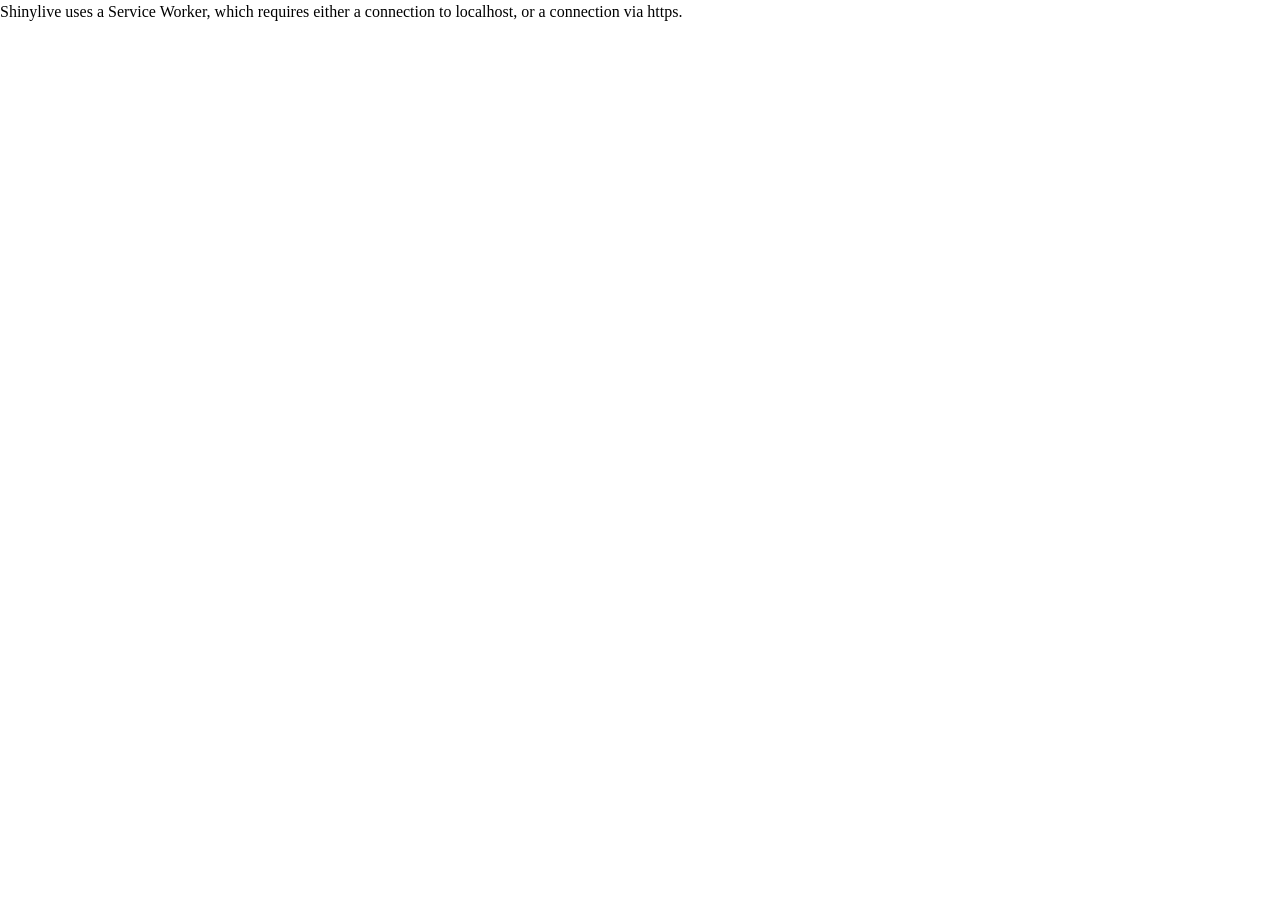
<file: docs/index.html>
<!doctype html>
<html lang="en">
  <head>
    <meta charset="UTF-8" />
    <meta name="viewport" content="width=device-width, initial-scale=1.0" />
    <title>Shiny App</title>
    <script
      src="./shinylive/load-shinylive-sw.js"
      type="module"
    ></script>
    <script type="module">
      import { runExportedApp } from "./shinylive/shinylive.js";
      runExportedApp({
        id: "root",
        appEngine: "r",
        relPath: "",
      });
    </script>
    <link rel="stylesheet" href="./shinylive/style-resets.css" />
    <link rel="stylesheet" href="./shinylive/shinylive.css" />
    
  </head>
  <body>
    
    <div style="height: 100vh; width: 100vw" id="root"></div>
    
  </body>
</html>
</file>
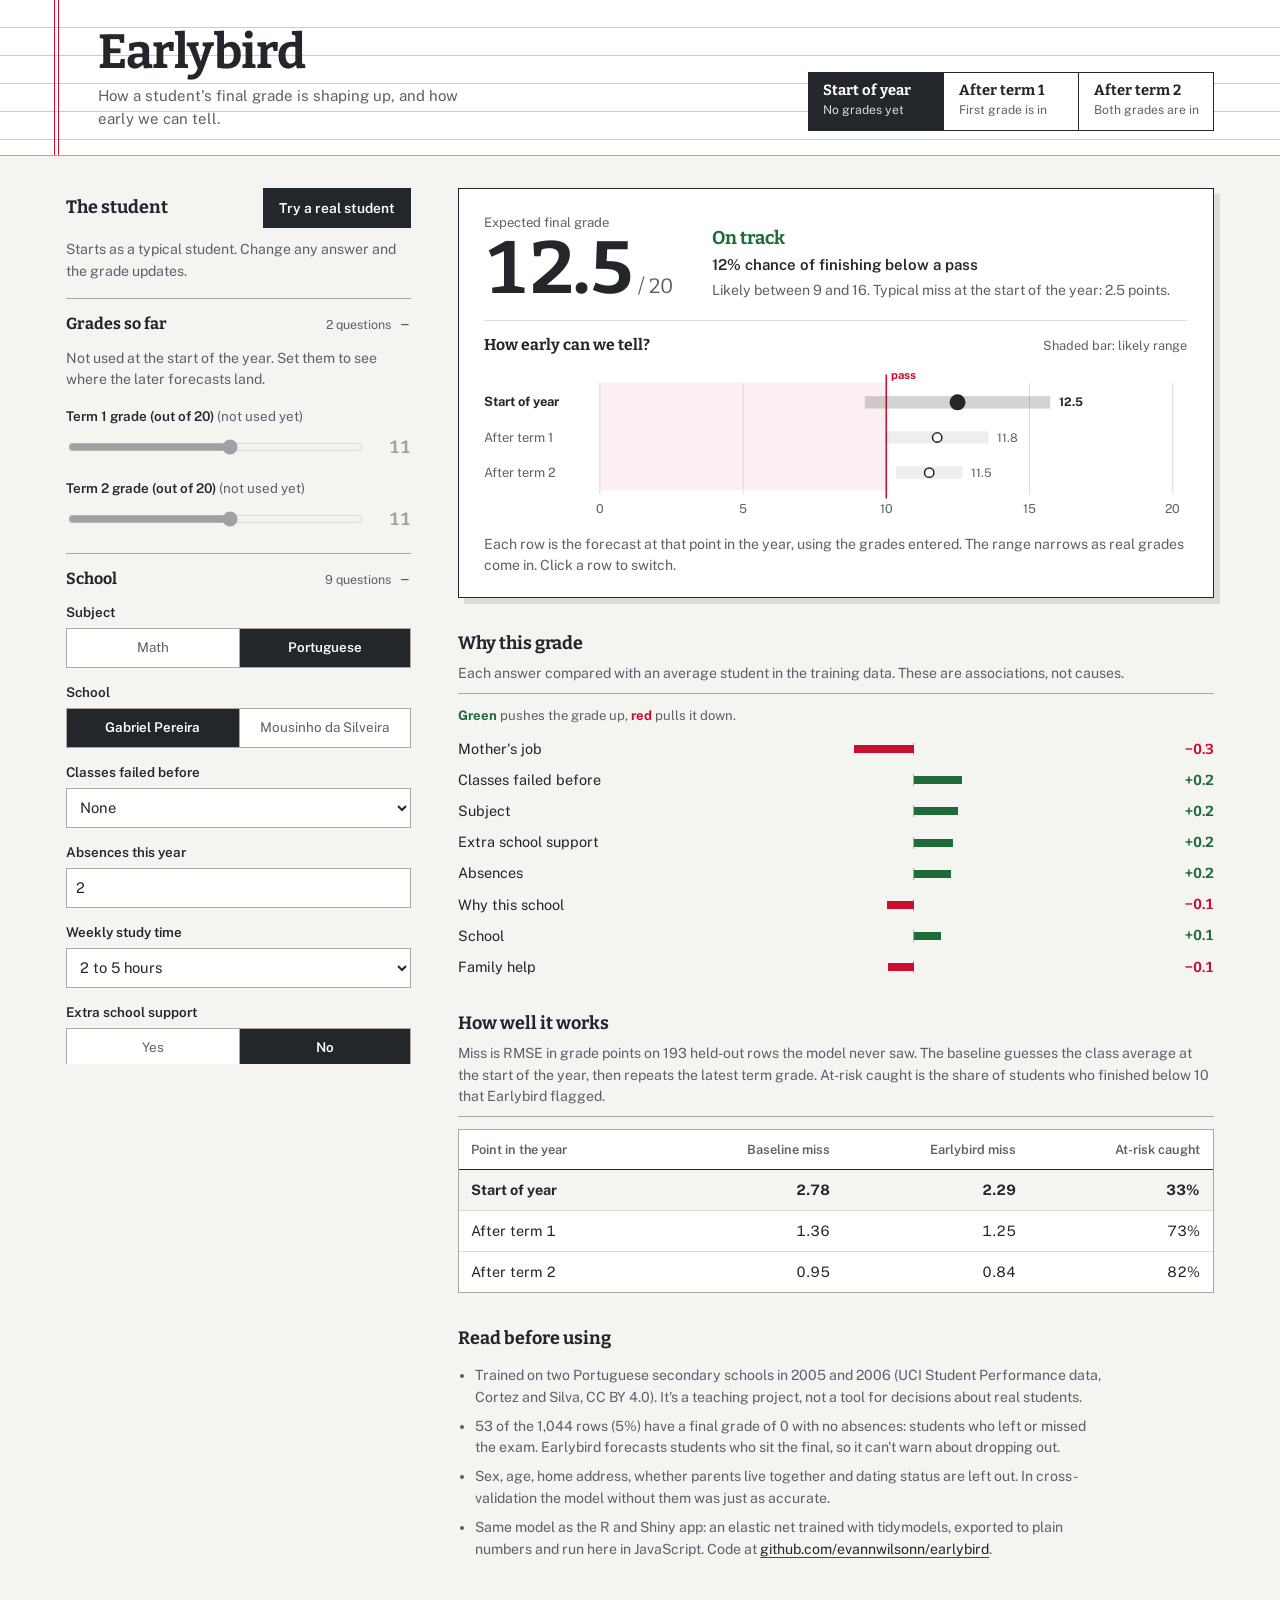
<file: web/index.html>
<!doctype html><html lang="en"><head><meta charset="utf-8"><meta name="viewport" content="width=device-width,initial-scale=1,viewport-fit=cover"><style>:root{padding-top:env(safe-area-inset-top,0px);padding-bottom:env(safe-area-inset-bottom,0px)}body{margin:0}img{max-width:100%}[hidden]{display:none!important}</style></head><body><title>Earlybird</title>
<meta name="claude:viewport-fit-sides" content="cover">
<link rel="preconnect" href="https://fonts.googleapis.com">
<link rel="stylesheet" href="https://fonts.googleapis.com/css2?family=Bitter:wght@400;700&family=Public+Sans:wght@400;600;700&display=swap">
<style>
/* Identity: an exercise book. Graphite ink on white, blue ruling, one red pen. Square corners like a printed form.
   Layout: ruled masthead with the margin line, form column left, the mark and the reasons right; verdict first on phones. */
:root {
  --paper: #ffffff; --page: #f4f4f1; --line: #b9cfe6; --grid: #dcdcd6; --grid-strong: #a9a9a2;
  --ink: #23262b; --pencil: #5c6068; --pen: #c8102e; --pen-wash: #fbe9eb;
  --warn: #9a5a00; --ok: #1f6b3a;
  --slab: "Bitter", "Rockwell", "Roboto Slab", Georgia, serif;
  --sans: "Public Sans", "Helvetica Neue", Arial, sans-serif;
}
@media (prefers-color-scheme: dark) { :root:not([data-theme="light"]) {
  --paper: #1b1d21; --page: #141518; --line: #2d4058; --grid: #30333a; --grid-strong: #4a4e57;
  --ink: #e9e7e1; --pencil: #a3a6ad; --pen: #ff6b72; --pen-wash: #2b1b20; --warn: #e3a64a; --ok: #66c08a; color-scheme: dark } }
:root[data-theme="dark"] {
  --paper: #1b1d21; --page: #141518; --line: #2d4058; --grid: #30333a; --grid-strong: #4a4e57;
  --ink: #e9e7e1; --pencil: #a3a6ad; --pen: #ff6b72; --pen-wash: #2b1b20; --warn: #e3a64a; --ok: #66c08a; color-scheme: dark }
* { box-sizing: border-box }
body { background: var(--page); color: var(--ink); font-family: var(--sans); font-size: 15px; line-height: 1.55 }
h1, h2 { font-family: var(--slab); text-wrap: balance; margin: 0; font-weight: 700 }
h2 { font-size: 1.12rem }
.hint { color: var(--pencil); font-size: .88rem; margin: 0 }
.wrap { max-width: 1180px; margin: 0 auto; padding-left: max(16px, env(safe-area-inset-left, 0px)); padding-right: max(16px, env(safe-area-inset-right, 0px)) }
:focus-visible { outline: 2px solid var(--ink); outline-offset: 2px }
a { color: var(--ink); text-decoration-color: var(--pen); text-underline-offset: 3px }

/* Masthead: exercise-book ruling with the red margin line (the one signature) */
.masthead { position: relative; background: var(--paper) repeating-linear-gradient(to bottom, transparent 0 27px, var(--line) 27px 28px); border-bottom: 1px solid var(--grid-strong) }
.masthead::before { content: ""; position: absolute; top: 0; bottom: 0; left: max(28px, calc(50% - 590px + 4px)); width: 1px; background: var(--pen); box-shadow: 4px 0 0 var(--pen) }
.masthead .wrap { display: grid; grid-template-columns: minmax(0, 1fr) auto; gap: 1.2rem 2.5rem; align-items: end; padding-block: 1.75rem 1.5rem; padding-left: max(48px, env(safe-area-inset-left, 0px)) }
.masthead h1 { font-size: clamp(2.2rem, 4.5vw, 3rem); line-height: 1; letter-spacing: -.01em }
.masthead p { margin: .5rem 0 0; color: var(--pencil); max-width: 44ch }

/* When in the year: three boxes, like columns on a report card */
.timeline { display: grid; grid-template-columns: repeat(3, minmax(0, 1fr)); list-style: none; margin: 0; padding: 0; border: 1px solid var(--ink); background: var(--paper) }
.timeline li { display: flex }
.timeline li + li { border-left: 1px solid var(--ink) }
.step { width: 100%; display: grid; gap: .1rem; text-align: left; border: 0; background: none; cursor: pointer; color: var(--ink); padding: .55rem .9rem .6rem; font: inherit; min-width: 128px; align-content: start }
.step .lbl { font: 700 .92rem var(--slab) }
.step .sub { font-size: .76rem; color: var(--pencil) }
.step:hover { background: var(--page) }
.on .step { background: var(--ink); color: var(--paper) }
.on .step .sub { color: var(--grid) }

.main { display: grid; grid-template-columns: minmax(0, 350px) minmax(0, 1fr); gap: 2.6rem; align-items: start; padding-block: 2rem 3rem }
.results { display: grid; gap: 2rem; min-width: 0 }
.inputs { min-width: 0; position: sticky; top: calc(env(safe-area-inset-top, 0px) + 12px); max-height: calc(100vh - 24px); overflow: auto; padding-right: .3rem }
.inputs-head { display: flex; align-items: baseline; justify-content: space-between; gap: .6rem; flex-wrap: wrap; margin-bottom: .7rem }
.btn { min-height: 40px; font: 600 .86rem var(--sans); color: var(--paper); background: var(--ink); border: 1px solid var(--ink); border-radius: 0; padding: .5rem .95rem; cursor: pointer }
.btn:hover { background: var(--pencil); border-color: var(--pencil) }
.btn:active { transform: translateY(1px) }
.btn.ghost { color: var(--ink); background: transparent }
.btn.ghost:hover { background: var(--paper) }
.note { margin: 0 0 1rem; font-size: .88rem; color: var(--pencil) }
.note.real { color: var(--ink); background: var(--paper); border: 1px solid var(--grid); padding: .6rem .75rem }
.note.real b { color: var(--pen) }

details { border-top: 1px solid var(--grid-strong) }
details:last-of-type { border-bottom: 1px solid var(--grid-strong) }
summary { font: 700 1rem var(--slab); padding: .8rem 0; cursor: pointer; list-style: none; display: flex; align-items: baseline; gap: .6rem }
summary::-webkit-details-marker { display: none }
summary > span:first-child { margin-right: auto }
summary .count { font: 400 .78rem var(--sans); color: var(--pencil) }
summary::after { content: "+"; font: 400 1.1rem var(--sans); color: var(--pencil); width: 1ch }
details[open] summary::after { content: "\2013" }
.fields { display: grid; gap: .9rem; padding: .1rem 0 1.1rem }
.field[hidden] { display: none }
.field > label, .field .lab { display: block; font-size: .84rem; font-weight: 600; margin-bottom: .3rem }
select, input[type=number] { width: 100%; min-height: 40px; font: 400 .92rem var(--sans); color: var(--ink); background: var(--paper); border: 1px solid var(--grid-strong); border-radius: 0; padding: .45rem .55rem }
select:hover, input[type=number]:hover { border-color: var(--ink) }
.seg { display: grid; grid-auto-flow: column; grid-auto-columns: 1fr; border: 1px solid var(--grid-strong); background: var(--paper) }
.seg label { position: relative; display: block; margin: 0; cursor: pointer }
.seg input { position: absolute; opacity: 0; inset: 0; margin: 0; cursor: pointer }
.seg span { display: block; text-align: center; padding: .5rem .4rem; font-size: .84rem; color: var(--pencil); min-height: 38px }
.seg label + label span { border-left: 1px solid var(--grid-strong) }
.seg input:checked + span { background: var(--ink); color: var(--paper); font-weight: 600 }
.seg input:focus-visible + span { outline: 2px solid var(--pen); outline-offset: -3px }
.slider { display: flex; align-items: center; gap: .8rem }
.slider input { flex: 1; accent-color: var(--ink); height: 28px }
.slider output { font: 700 1.1rem var(--slab); font-variant-numeric: tabular-nums; min-width: 3ch; text-align: right }

/* The mark */
.verdict { background: var(--paper); border: 1px solid var(--ink); padding: 1.5rem 1.6rem 1.25rem; display: grid; gap: 1.1rem; box-shadow: 6px 6px 0 var(--grid) }
.vtop { display: flex; flex-wrap: wrap; gap: .8rem 2.4rem; align-items: flex-end }
.vlabel { font-size: .82rem; color: var(--pencil); margin: 0 0 .2rem }
.num { font: 700 clamp(3.4rem, 8vw, 4.6rem)/.9 var(--slab); font-variant-numeric: tabular-nums; letter-spacing: -.02em }
.verdict.danger .num { color: var(--pen) }
.out { font: 400 1.3rem var(--slab); color: var(--pencil); margin-left: .3rem }
.vtext { flex: 1 1 15rem; display: grid; gap: .25rem; min-width: 0 }
.word { font: 700 1.15rem var(--slab); margin: 0; color: var(--ok) }
.verdict.warning .word { color: var(--warn) } .verdict.danger .word { color: var(--pen) }
.risk { margin: 0; font-weight: 600 }
.traj { display: grid; gap: .5rem; border-top: 1px solid var(--grid); padding-top: .9rem }
.traj-head { display: flex; flex-wrap: wrap; justify-content: space-between; align-items: baseline; gap: .2rem 1rem; font: 700 .98rem var(--slab) }
.traj-head .hint { font: 400 .8rem var(--sans) }
.traj svg { width: 100%; height: auto; display: block; overflow: visible }
.traj text { font-family: var(--sans); fill: var(--pencil) }
.trow { cursor: pointer }
.trow:hover rect:first-child { fill: var(--page) }
.trow * { transition: opacity .2s ease-out }
.field.unused input[type=range], .field.unused output { opacity: .4 }
.field.unused > label::after { content: " (not used yet)"; font-weight: 400; color: var(--pencil) }

.panel { display: grid; gap: .75rem }
.panel-head { display: grid; gap: .3rem; border-bottom: 1px solid var(--grid-strong); padding-bottom: .5rem }
.bars { display: grid; gap: .55rem }
.bar-row { display: grid; grid-template-columns: minmax(8rem, 13rem) minmax(0, 1fr) 3.2rem; align-items: center; gap: .8rem; font-size: .9rem }
.track { position: relative; height: 12px; background: linear-gradient(90deg, transparent calc(50% - .5px), var(--grid-strong) calc(50% - .5px) calc(50% + .5px), transparent calc(50% + .5px)) }
.bar { position: absolute; top: 2px; height: 8px; transition: width .2s ease-out, left .2s ease-out }
.bar.up { background: var(--ok) } .bar.down { background: var(--pen) }
.val { text-align: right; font: 700 .9rem var(--slab); font-variant-numeric: tabular-nums }
.val.up { color: var(--ok) } .val.down { color: var(--pen) }
.legend { font-size: .82rem; color: var(--pencil); margin: 0 }
.legend b.u { color: var(--ok) } .legend b.d { color: var(--pen) }

.tablewrap { overflow-x: auto; background: var(--paper); border: 1px solid var(--grid-strong) }
table { border-collapse: collapse; width: 100%; font-size: .9rem; font-variant-numeric: tabular-nums; min-width: 460px }
th { font-size: .8rem; font-weight: 600; color: var(--pencil); text-align: left; padding: .6rem .8rem; border-bottom: 1px solid var(--ink) }
td { padding: .55rem .8rem; border-bottom: 1px solid var(--grid) }
tr:last-child td { border-bottom: 0 }
td.n, th.n { text-align: right }
tr.current td { font-weight: 700; background: var(--page) }
.notes ul { margin: 0; padding-left: 1.1rem; color: var(--pencil); font-size: .88rem; display: grid; gap: .45rem; max-width: 72ch }

@media (max-width: 900px) {
  .masthead .wrap { grid-template-columns: minmax(0, 1fr); padding-left: max(40px, env(safe-area-inset-left, 0px)) }
  .masthead::before { left: 22px }
  .step { min-width: 0; padding: .5rem .55rem }
  .main { grid-template-columns: minmax(0, 1fr); gap: 1.8rem }
  .inputs { position: static; max-height: none; overflow: visible; padding-right: 0; border-top: 1px solid var(--ink); padding-top: 1.2rem }
  .results { order: -1 }
  .bar-row { grid-template-columns: 7.2rem minmax(0, 1fr) 2.8rem; gap: .5rem }
}
@media (prefers-reduced-motion: reduce) { * { transition: none !important } }
</style>

<header class="masthead"><div class="wrap">
  <div>
    <h1>Earlybird</h1>
    <p>How a student's final grade is shaping up, and how early we can tell.</p>
  </div>
  <ol class="timeline" aria-label="Point in the school year">
    <li><button type="button" class="step" data-m="start"><span class="lbl">Start of year</span><span class="sub">No grades yet</span></button></li>
    <li><button type="button" class="step" data-m="term1"><span class="lbl">After term 1</span><span class="sub">First grade is in</span></button></li>
    <li><button type="button" class="step" data-m="term2"><span class="lbl">After term 2</span><span class="sub">Both grades are in</span></button></li>
  </ol>
</div></header>

<main class="wrap main">
  <section class="inputs" aria-labelledby="student-h">
    <div class="inputs-head">
      <h2 id="student-h">The student</h2>
      <button class="btn" id="sample" type="button">Try a real student</button>
    </div>
    <p class="note" id="note">Starts as a typical student. Change any answer and the grade updates.</p>
    <form id="form" autocomplete="off"></form>
    <p class="hint" style="margin-top:.9rem"><button class="btn ghost" id="reset" type="button">Reset to a typical student</button></p>
  </section>

  <section class="results">
    <div class="verdict" id="verdict" role="status" aria-atomic="true"></div>
    <div class="panel">
      <div class="panel-head">
        <h2>Why this grade</h2>
        <p class="hint">Each answer compared with an average student in the training data. These are associations, not causes.</p>
      </div>
      <p class="legend"><b class="u">Green</b> pushes the grade up, <b class="d">red</b> pulls it down.</p>
      <div class="bars" id="bars"></div>
    </div>
    <div class="panel">
      <div class="panel-head">
        <h2>How well it works</h2>
        <p class="hint" id="recordnote"></p>
      </div>
      <div class="tablewrap"><table><thead><tr><th>Point in the year</th><th class="n">Baseline miss</th><th class="n">Earlybird miss</th><th class="n">At-risk caught</th></tr></thead><tbody id="record"></tbody></table></div>
    </div>
    <div class="panel notes">
      <h2>Read before using</h2>
      <ul>
        <li>Trained on two Portuguese secondary schools in 2005 and 2006 (UCI Student Performance data, Cortez and Silva, CC BY 4.0). It's a teaching project, not a tool for decisions about real students.</li>
        <li id="absentnote"></li>
        <li>Sex, age, home address, whether parents live together and dating status are left out. In cross-validation the model without them was just as accurate.</li>
        <li>Same model as the R and Shiny app: an elastic net trained with tidymodels, exported to plain numbers and run here in JavaScript. Code at <a href="https://github.com/evannwilsonn/earlybird" target="_blank" rel="noopener">github.com/evannwilsonn/earlybird</a>.</li>
      </ul>
    </div>
  </section>
</main>

<script id="data" type="application/json">{"start":{"features":["subject","school","famsize","Medu","Fedu","Mjob","Fjob","reason","guardian","traveltime","studytime","failures","schoolsup","famsup","paid","activities","nursery","higher","internet","famrel","freetime","goout","Dalc","Walc","health","absences"],"levels":{"subject":["math","portuguese"],"school":["GP","MS"],"famsize":["GT3","LE3"],"Mjob":["at_home","health","other","services","teacher"],"Fjob":["at_home","health","other","services","teacher"],"reason":["course","home","other","reputation"],"guardian":["father","mother","other"],"schoolsup":["no","yes"],"famsup":["no","yes"],"paid":["no","yes"],"activities":["no","yes"],"nursery":["no","yes"],"higher":["no","yes"],"internet":["no","yes"]},"intercept":11.9786967419,"coef":{"Medu":0.14756343936,"Fedu":0.10781164264,"traveltime":-0.06357039962,"studytime":0.24763274827,"failures":-0.54967113937,"famrel":0.10193340831,"freetime":-0.095518564875,"goout":-0.18453760334,"Dalc":-0.088370798716,"Walc":-0.11314329081,"health":-0.2063784434,"absences":-0.3418271951,"subject_portuguese":0.24959592661,"school_MS":-0.19577093282,"famsize_LE3":0.027850221786,"Mjob_health":0.16094798968,"Mjob_other":-0.088430414703,"Mjob_services":0.1425627376,"Mjob_teacher":0.041070483137,"Fjob_health":-0.047444429925,"Fjob_other":-0.034327660502,"Fjob_services":-0.060715104431,"Fjob_teacher":0.1939023395,"reason_home":0.096227594454,"reason_other":-0.048215175096,"reason_reputation":0.13601599769,"guardian_mother":-0.075067678368,"guardian_other":0.027161800175,"schoolsup_yes":-0.43453273602,"famsup_yes":-0.14274306868,"paid_yes":-0.14234079504,"activities_yes":0.08937864683,"nursery_yes":-0.031832020826,"higher_yes":0.29163180514,"internet_yes":0.10992794749},"center":{"Medu":2.6290726817,"Fedu":2.4097744361,"traveltime":1.5263157895,"studytime":1.9799498747,"failures":0.22681704261,"famrel":3.9398496241,"freetime":3.1516290727,"goout":3.1817042607,"Dalc":1.4724310777,"Walc":2.2932330827,"health":3.4974937343,"absences":4.5025062657,"subject_portuguese":0.64160401003,"school_MS":0.25438596491,"famsize_LE3":0.29072681704,"Mjob_health":0.085213032581,"Mjob_other":0.37969924812,"Mjob_services":0.22681704261,"Mjob_teacher":0.12406015038,"Fjob_health":0.041353383459,"Fjob_other":0.55388471178,"Fjob_services":0.27944862155,"Fjob_teacher":0.065162907268,"reason_home":0.23558897243,"reason_other":0.10776942356,"reason_reputation":0.24937343358,"guardian_mother":0.69047619048,"guardian_other":0.071428571429,"schoolsup_yes":0.12656641604,"famsup_yes":0.61779448622,"paid_yes":0.21679197995,"activities_yes":0.47368421053,"nursery_yes":0.80576441103,"higher_yes":0.92857142857,"internet_yes":0.78320802005},"scale":{"Medu":1.1347181753,"Fedu":1.1117055744,"traveltime":0.72502097787,"studytime":0.83348913491,"failures":0.60936451594,"famrel":0.93120500579,"freetime":1.0294611777,"goout":1.1316441233,"Dalc":0.87549482958,"Walc":1.2669842174,"health":1.4559594953,"absences":5.5264273252,"subject_portuguese":0.47982999246,"school_MS":0.43578863041,"famsize_LE3":0.45438250521,"Mjob_health":0.2793735459,"Mjob_other":0.48561635779,"Mjob_services":0.41903593017,"Mjob_teacher":0.32985690429,"Fjob_health":0.1992310763,"Fjob_other":0.4973997095,"Fjob_services":0.44900972511,"Fjob_teacher":0.2469678831,"reason_home":0.42463250505,"reason_other":0.31028345315,"reason_reputation":0.4329216879,"guardian_mother":0.462587262,"guardian_other":0.25770089416,"schoolsup_yes":0.33269514981,"famsup_yes":0.4862311442,"paid_yes":0.41231815119,"activities_yes":0.49962014231,"nursery_yes":0.39585918772,"higher_yes":0.25770089416,"internet_yes":0.41231815119},"cv_rmse":2.5284656216},"term1":{"features":["subject","school","famsize","Medu","Fedu","Mjob","Fjob","reason","guardian","traveltime","studytime","failures","schoolsup","famsup","paid","activities","nursery","higher","internet","famrel","freetime","goout","Dalc","Walc","health","absences","G1"],"levels":{"subject":["math","portuguese"],"school":["GP","MS"],"famsize":["GT3","LE3"],"Mjob":["at_home","health","other","services","teacher"],"Fjob":["at_home","health","other","services","teacher"],"reason":["course","home","other","reputation"],"guardian":["father","mother","other"],"schoolsup":["no","yes"],"famsup":["no","yes"],"paid":["no","yes"],"activities":["no","yes"],"nursery":["no","yes"],"higher":["no","yes"],"internet":["no","yes"]},"intercept":11.9786967419,"coef":{"Medu":0.045453239132,"failures":-0.061096201491,"freetime":-0.046179283073,"goout":-0.021905714197,"Walc":-0.025230795631,"health":-0.076692732881,"absences":-0.11352124612,"G1":2.4228500179,"subject_portuguese":0.12153655514,"internet_yes":0.0028778755909},"center":{"Medu":2.6290726817,"failures":0.22681704261,"freetime":3.1516290727,"goout":3.1817042607,"Walc":2.2932330827,"health":3.4974937343,"absences":4.5025062657,"G1":11.4010025063,"subject_portuguese":0.64160401003,"internet_yes":0.78320802005},"scale":{"Medu":1.1347181753,"failures":0.60936451594,"freetime":1.0294611777,"goout":1.1316441233,"Walc":1.2669842174,"health":1.4559594953,"absences":5.5264273252,"G1":2.927753923,"subject_portuguese":0.47982999246,"internet_yes":0.41231815119},"cv_rmse":1.4020586723},"term2":{"features":["subject","school","famsize","Medu","Fedu","Mjob","Fjob","reason","guardian","traveltime","studytime","failures","schoolsup","famsup","paid","activities","nursery","higher","internet","famrel","freetime","goout","Dalc","Walc","health","absences","G1","G2"],"levels":{"subject":["math","portuguese"],"school":["GP","MS"],"famsize":["GT3","LE3"],"Mjob":["at_home","health","other","services","teacher"],"Fjob":["at_home","health","other","services","teacher"],"reason":["course","home","other","reputation"],"guardian":["father","mother","other"],"schoolsup":["no","yes"],"famsup":["no","yes"],"paid":["no","yes"],"activities":["no","yes"],"nursery":["no","yes"],"higher":["no","yes"],"internet":["no","yes"]},"intercept":11.9786967419,"coef":{"traveltime":0.0096834472223,"failures":-0.051743135905,"freetime":-0.013518540252,"Dalc":-0.020916474024,"Walc":-0.004820434235,"health":-0.024632360884,"absences":-0.013119551648,"G1":0.42088679675,"G2":2.3360565323,"subject_portuguese":0.064180754905,"reason_other":-0.001467390997,"schoolsup_yes":-0.016633963244,"paid_yes":-0.045229049949},"center":{"traveltime":1.5263157895,"failures":0.22681704261,"freetime":3.1516290727,"Dalc":1.4724310777,"Walc":2.2932330827,"health":3.4974937343,"absences":4.5025062657,"G1":11.4010025063,"G2":11.6428571429,"subject_portuguese":0.64160401003,"reason_other":0.10776942356,"schoolsup_yes":0.12656641604,"paid_yes":0.21679197995},"scale":{"traveltime":0.72502097787,"failures":0.60936451594,"freetime":1.0294611777,"Dalc":0.87549482958,"Walc":1.2669842174,"health":1.4559594953,"absences":5.5264273252,"G1":2.927753923,"G2":2.8652756629,"subject_portuguese":0.47982999246,"reason_other":0.31028345315,"schoolsup_yes":0.33269514981,"paid_yes":0.41231815119},"cv_rmse":0.90589292428},"heldout":[{"subject":"math","school":"GP","famsize":"GT3","Medu":4,"Fedu":2,"Mjob":"health","Fjob":"services","reason":"home","guardian":"mother","traveltime":1,"studytime":3,"failures":0,"schoolsup":"no","famsup":"yes","paid":"yes","activities":"yes","nursery":"yes","higher":"yes","internet":"yes","famrel":3,"freetime":2,"goout":2,"Dalc":1,"Walc":1,"health":5,"absences":2,"G1":15,"G2":14,"G3":15,"no_final":false},{"subject":"math","school":"GP","famsize":"GT3","Medu":4,"Fedu":4,"Mjob":"health","Fjob":"services","reason":"home","guardian":"mother","traveltime":1,"studytime":2,"failures":0,"schoolsup":"no","famsup":"yes","paid":"yes","activities":"no","nursery":"no","higher":"yes","internet":"yes","famrel":5,"freetime":4,"goout":2,"Dalc":3,"Walc":4,"health":5,"absences":0,"G1":9,"G2":11,"G3":12,"no_final":false},{"subject":"math","school":"GP","famsize":"GT3","Medu":4,"Fedu":3,"Mjob":"teacher","Fjob":"at_home","reason":"course","guardian":"mother","traveltime":1,"studytime":2,"failures":0,"schoolsup":"no","famsup":"yes","paid":"no","activities":"yes","nursery":"yes","higher":"yes","internet":"yes","famrel":4,"freetime":5,"goout":2,"Dalc":1,"Walc":1,"health":5,"absences":0,"G1":17,"G2":16,"G3":16,"no_final":false},{"subject":"math","school":"GP","famsize":"GT3","Medu":3,"Fedu":2,"Mjob":"other","Fjob":"other","reason":"home","guardian":"mother","traveltime":1,"studytime":1,"failures":0,"schoolsup":"no","famsup":"yes","paid":"yes","activities":"no","nursery":"no","higher":"yes","internet":"yes","famrel":5,"freetime":4,"goout":3,"Dalc":1,"Walc":1,"health":5,"absences":0,"G1":12,"G2":14,"G3":15,"no_final":false},{"subject":"math","school":"GP","famsize":"GT3","Medu":4,"Fedu":4,"Mjob":"other","Fjob":"teacher","reason":"reputation","guardian":"mother","traveltime":2,"studytime":3,"failures":0,"schoolsup":"no","famsup":"yes","paid":"no","activities":"yes","nursery":"yes","higher":"yes","internet":"yes","famrel":2,"freetime":4,"goout":3,"Dalc":1,"Walc":1,"health":5,"absences":7,"G1":15,"G2":16,"G3":15,"no_final":false},{"subject":"math","school":"GP","famsize":"LE3","Medu":1,"Fedu":2,"Mjob":"other","Fjob":"at_home","reason":"home","guardian":"father","traveltime":1,"studytime":2,"failures":0,"schoolsup":"yes","famsup":"yes","paid":"no","activities":"yes","nursery":"yes","higher":"yes","internet":"yes","famrel":4,"freetime":3,"goout":2,"Dalc":1,"Walc":1,"health":5,"absences":2,"G1":9,"G2":10,"G3":9,"no_final":false},{"subject":"math","school":"GP","famsize":"LE3","Medu":3,"Fedu":1,"Mjob":"other","Fjob":"other","reason":"reputation","guardian":"father","traveltime":2,"studytime":4,"failures":0,"schoolsup":"no","famsup":"yes","paid":"no","activities":"no","nursery":"no","higher":"yes","internet":"yes","famrel":4,"freetime":4,"goout":2,"Dalc":2,"Walc":3,"health":3,"absences":12,"G1":16,"G2":16,"G3":16,"no_final":false},{"subject":"math","school":"GP","famsize":"GT3","Medu":2,"Fedu":1,"Mjob":"other","Fjob":"other","reason":"home","guardian":"mother","traveltime":2,"studytime":1,"failures":3,"schoolsup":"yes","famsup":"yes","paid":"no","activities":"yes","nursery":"yes","higher":"no","internet":"yes","famrel":4,"freetime":5,"goout":1,"Dalc":1,"Walc":1,"health":3,"absences":2,"G1":8,"G2":8,"G3":10,"no_final":false},{"subject":"math","school":"GP","famsize":"GT3","Medu":1,"Fedu":1,"Mjob":"other","Fjob":"other","reason":"home","guardian":"father","traveltime":1,"studytime":2,"failures":0,"schoolsup":"no","famsup":"yes","paid":"no","activities":"yes","nursery":"no","higher":"yes","internet":"yes","famrel":4,"freetime":3,"goout":2,"Dalc":2,"Walc":3,"health":4,"absences":2,"G1":9,"G2":10,"G3":10,"no_final":false},{"subject":"math","school":"GP","famsize":"GT3","Medu":4,"Fedu":4,"Mjob":"services","Fjob":"services","reason":"other","guardian":"mother","traveltime":1,"studytime":1,"failures":0,"schoolsup":"yes","famsup":"yes","paid":"yes","activities":"yes","nursery":"yes","higher":"yes","internet":"yes","famrel":4,"freetime":5,"goout":5,"Dalc":5,"Walc":5,"health":4,"absences":14,"G1":7,"G2":7,"G3":5,"no_final":false},{"subject":"math","school":"GP","famsize":"GT3","Medu":4,"Fedu":4,"Mjob":"services","Fjob":"teacher","reason":"other","guardian":"father","traveltime":1,"studytime":3,"failures":0,"schoolsup":"no","famsup":"yes","paid":"no","activities":"yes","nursery":"yes","higher":"yes","internet":"yes","famrel":4,"freetime":4,"goout":3,"Dalc":1,"Walc":1,"health":4,"absences":0,"G1":16,"G2":17,"G3":17,"no_final":false},{"subject":"math","school":"GP","famsize":"GT3","Medu":3,"Fedu":4,"Mjob":"services","Fjob":"other","reason":"course","guardian":"mother","traveltime":1,"studytime":2,"failures":0,"schoolsup":"no","famsup":"yes","paid":"yes","activities":"yes","nursery":"yes","higher":"yes","internet":"yes","famrel":5,"freetime":4,"goout":4,"Dalc":1,"Walc":1,"health":1,"absences":0,"G1":16,"G2":18,"G3":18,"no_final":false},{"subject":"math","school":"GP","famsize":"GT3","Medu":3,"Fedu":3,"Mjob":"other","Fjob":"health","reason":"reputation","guardian":"father","traveltime":1,"studytime":4,"failures":0,"schoolsup":"yes","famsup":"no","paid":"no","activities":"no","nursery":"yes","higher":"yes","internet":"no","famrel":4,"freetime":3,"goout":3,"Dalc":1,"Walc":1,"health":4,"absences":10,"G1":10,"G2":11,"G3":11,"no_final":false},{"subject":"math","school":"GP","famsize":"GT3","Medu":3,"Fedu":3,"Mjob":"services","Fjob":"other","reason":"home","guardian":"father","traveltime":1,"studytime":3,"failures":0,"schoolsup":"no","famsup":"yes","paid":"no","activities":"yes","nursery":"yes","higher":"yes","internet":"yes","famrel":5,"freetime":3,"goout":3,"Dalc":1,"Walc":1,"health":5,"absences":2,"G1":16,"G2":18,"G3":18,"no_final":false},{"subject":"math","school":"GP","famsize":"LE3","Medu":4,"Fedu":4,"Mjob":"health","Fjob":"health","reason":"other","guardian":"mother","traveltime":1,"studytime":3,"failures":0,"schoolsup":"no","famsup":"yes","paid":"yes","activities":"yes","nursery":"yes","higher":"yes","internet":"yes","famrel":5,"freetime":4,"goout":5,"Dalc":1,"Walc":1,"health":4,"absences":4,"G1":14,"G2":15,"G3":16,"no_final":false},{"subject":"math","school":"GP","famsize":"LE3","Medu":4,"Fedu":2,"Mjob":"teacher","Fjob":"other","reason":"course","guardian":"mother","traveltime":1,"studytime":1,"failures":0,"schoolsup":"no","famsup":"no","paid":"no","activities":"no","nursery":"yes","higher":"yes","internet":"yes","famrel":3,"freetime":5,"goout":2,"Dalc":1,"Walc":1,"health":3,"absences":10,"G1":18,"G2":19,"G3":19,"no_final":false},{"subject":"math","school":"GP","famsize":"GT3","Medu":2,"Fedu":2,"Mjob":"other","Fjob":"other","reason":"home","guardian":"mother","traveltime":1,"studytime":2,"failures":0,"schoolsup":"no","famsup":"no","paid":"yes","activities":"no","nursery":"yes","higher":"yes","internet":"yes","famrel":5,"freetime":4,"goout":4,"Dalc":1,"Walc":1,"health":5,"absences":0,"G1":8,"G2":7,"G3":8,"no_final":false},{"subject":"math","school":"GP","famsize":"LE3","Medu":2,"Fedu":2,"Mjob":"other","Fjob":"other","reason":"course","guardian":"father","traveltime":1,"studytime":1,"failures":0,"schoolsup":"no","famsup":"yes","paid":"no","activities":"no","nursery":"yes","higher":"yes","internet":"yes","famrel":3,"freetime":4,"goout":4,"Dalc":1,"Walc":3,"health":5,"absences":12,"G1":10,"G2":13,"G3":12,"no_final":false},{"subject":"math","school":"GP","famsize":"GT3","Medu":4,"Fedu":4,"Mjob":"teacher","Fjob":"services","reason":"course","guardian":"mother","traveltime":1,"studytime":3,"failures":0,"schoolsup":"no","famsup":"yes","paid":"yes","activities":"yes","nursery":"yes","higher":"yes","internet":"yes","famrel":4,"freetime":2,"goout":2,"Dalc":1,"Walc":1,"health":5,"absences":2,"G1":9,"G2":11,"G3":11,"no_final":false},{"subject":"math","school":"GP","famsize":"GT3","Medu":2,"Fedu":1,"Mjob":"other","Fjob":"other","reason":"home","guardian":"mother","traveltime":1,"studytime":1,"failures":3,"schoolsup":"no","famsup":"yes","paid":"no","activities":"no","nursery":"yes","higher":"yes","internet":"yes","famrel":5,"freetime":4,"goout":5,"Dalc":1,"Walc":2,"health":5,"absences":0,"G1":5,"G2":0,"G3":0,"no_final":true},{"subject":"math","school":"GP","famsize":"LE3","Medu":2,"Fedu":1,"Mjob":"services","Fjob":"other","reason":"course","guardian":"mother","traveltime":4,"studytime":1,"failures":3,"schoolsup":"no","famsup":"no","paid":"no","activities":"no","nursery":"yes","higher":"yes","internet":"yes","famrel":4,"freetime":5,"goout":5,"Dalc":2,"Walc":5,"health":5,"absences":0,"G1":8,"G2":9,"G3":10,"no_final":false},{"subject":"math","school":"GP","famsize":"GT3","Medu":2,"Fedu":2,"Mjob":"at_home","Fjob":"other","reason":"course","guardian":"mother","traveltime":3,"studytime":1,"failures":0,"schoolsup":"no","famsup":"no","paid":"no","activities":"no","nursery":"no","higher":"yes","internet":"no","famrel":4,"freetime":2,"goout":2,"Dalc":1,"Walc":2,"health":3,"absences":2,"G1":17,"G2":15,"G3":15,"no_final":false},{"subject":"math","school":"GP","famsize":"GT3","Medu":1,"Fedu":3,"Mjob":"at_home","Fjob":"services","reason":"course","guardian":"father","traveltime":1,"studytime":1,"failures":0,"schoolsup":"no","famsup":"no","paid":"no","activities":"no","nursery":"yes","higher":"no","internet":"yes","famrel":5,"freetime":3,"goout":3,"Dalc":1,"Walc":4,"health":2,"absences":2,"G1":10,"G2":10,"G3":10,"no_final":false},{"subject":"math","school":"GP","famsize":"GT3","Medu":3,"Fedu":2,"Mjob":"services","Fjob":"services","reason":"course","guardian":"mother","traveltime":2,"studytime":1,"failures":1,"schoolsup":"no","famsup":"yes","paid":"no","activities":"yes","nursery":"no","higher":"no","internet":"no","famrel":4,"freetime":5,"goout":2,"Dalc":1,"Walc":1,"health":2,"absences":16,"G1":12,"G2":11,"G3":12,"no_final":false},{"subject":"math","school":"GP","famsize":"GT3","Medu":3,"Fedu":4,"Mjob":"other","Fjob":"other","reason":"course","guardian":"father","traveltime":3,"studytime":1,"failures":2,"schoolsup":"no","famsup":"yes","paid":"no","activities":"yes","nursery":"no","higher":"yes","internet":"yes","famrel":3,"freetime":4,"goout":5,"Dalc":2,"Walc":4,"health":2,"absences":0,"G1":6,"G2":5,"G3":0,"no_final":true},{"subject":"math","school":"GP","famsize":"GT3","Medu":1,"Fedu":3,"Mjob":"at_home","Fjob":"services","reason":"home","guardian":"mother","traveltime":1,"studytime":2,"failures":3,"schoolsup":"no","famsup":"no","paid":"no","activities":"yes","nursery":"no","higher":"yes","internet":"yes","famrel":4,"freetime":3,"goout":5,"Dalc":1,"Walc":1,"health":3,"absences":0,"G1":8,"G2":7,"G3":0,"no_final":true},{"subject":"math","school":"GP","famsize":"LE3","Medu":3,"Fedu":3,"Mjob":"other","Fjob":"other","reason":"reputation","guardian":"mother","traveltime":2,"studytime":2,"failures":0,"schoolsup":"no","famsup":"yes","paid":"yes","activities":"yes","nursery":"yes","higher":"yes","internet":"yes","famrel":4,"freetime":4,"goout":5,"Dalc":1,"Walc":1,"health":4,"absences":4,"G1":10,"G2":11,"G3":9,"no_final":false},{"subject":"math","school":"GP","famsize":"GT3","Medu":3,"Fedu":3,"Mjob":"other","Fjob":"other","reason":"reputation","guardian":"father","traveltime":1,"studytime":2,"failures":0,"schoolsup":"no","famsup":"no","paid":"no","activities":"yes","nursery":"no","higher":"yes","internet":"yes","famrel":4,"freetime":3,"goout":4,"Dalc":1,"Walc":4,"health":4,"absences":4,"G1":6,"G2":5,"G3":6,"no_final":false},{"subject":"math","school":"GP","famsize":"GT3","Medu":4,"Fedu":3,"Mjob":"teacher","Fjob":"other","reason":"home","guardian":"mother","traveltime":1,"studytime":2,"failures":0,"schoolsup":"no","famsup":"yes","paid":"yes","activities":"yes","nursery":"yes","higher":"yes","internet":"yes","famrel":3,"freetime":4,"goout":3,"Dalc":2,"Walc":3,"health":3,"absences":10,"G1":9,"G2":8,"G3":8,"no_final":false},{"subject":"math","school":"GP","famsize":"GT3","Medu":3,"Fedu":3,"Mjob":"services","Fjob":"other","reason":"home","guardian":"mother","traveltime":1,"studytime":2,"failures":0,"schoolsup":"no","famsup":"no","paid":"yes","activities":"yes","nursery":"yes","higher":"yes","internet":"yes","famrel":4,"freetime":2,"goout":3,"Dalc":1,"Walc":2,"health":3,"absences":2,"G1":12,"G2":13,"G3":12,"no_final":false},{"subject":"math","school":"GP","famsize":"LE3","Medu":3,"Fedu":3,"Mjob":"other","Fjob":"other","reason":"reputation","guardian":"mother","traveltime":1,"studytime":2,"failures":0,"schoolsup":"no","famsup":"yes","paid":"no","activities":"yes","nursery":"yes","higher":"yes","internet":"yes","famrel":5,"freetime":3,"goout":3,"Dalc":2,"Walc":3,"health":1,"absences":56,"G1":9,"G2":9,"G3":8,"no_final":false},{"subject":"math","school":"GP","famsize":"GT3","Medu":1,"Fedu":2,"Mjob":"services","Fjob":"services","reason":"other","guardian":"mother","traveltime":1,"studytime":1,"failures":0,"schoolsup":"no","famsup":"yes","paid":"yes","activities":"yes","nursery":"yes","higher":"yes","internet":"yes","famrel":3,"freetime":3,"goout":3,"Dalc":1,"Walc":2,"health":3,"absences":2,"G1":11,"G2":12,"G3":11,"no_final":false},{"subject":"math","school":"GP","famsize":"GT3","Medu":3,"Fedu":3,"Mjob":"services","Fjob":"services","reason":"reputation","guardian":"mother","traveltime":1,"studytime":1,"failures":0,"schoolsup":"no","famsup":"yes","paid":"no","activities":"yes","nursery":"yes","higher":"yes","internet":"yes","famrel":4,"freetime":3,"goout":2,"Dalc":3,"Walc":4,"health":5,"absences":8,"G1":8,"G2":9,"G3":10,"no_final":false},{"subject":"math","school":"GP","famsize":"GT3","Medu":2,"Fedu":2,"Mjob":"other","Fjob":"other","reason":"reputation","guardian":"mother","traveltime":1,"studytime":1,"failures":0,"schoolsup":"no","famsup":"yes","paid":"no","activities":"no","nursery":"yes","higher":"yes","internet":"yes","famrel":5,"freetime":3,"goout":2,"Dalc":1,"Walc":2,"health":3,"absences":18,"G1":7,"G2":6,"G3":6,"no_final":false},{"subject":"math","school":"GP","famsize":"GT3","Medu":2,"Fedu":2,"Mjob":"services","Fjob":"other","reason":"home","guardian":"mother","traveltime":1,"studytime":2,"failures":1,"schoolsup":"no","famsup":"yes","paid":"yes","activities":"yes","nursery":"yes","higher":"yes","internet":"yes","famrel":4,"freetime":4,"goout":4,"Dalc":2,"Walc":4,"health":5,"absences":15,"G1":6,"G2":7,"G3":8,"no_final":false},{"subject":"math","school":"GP","famsize":"GT3","Medu":2,"Fedu":2,"Mjob":"other","Fjob":"other","reason":"home","guardian":"mother","traveltime":2,"studytime":2,"failures":0,"schoolsup":"no","famsup":"yes","paid":"yes","activities":"no","nursery":"yes","higher":"yes","internet":"yes","famrel":3,"freetime":3,"goout":3,"Dalc":5,"Walc":5,"health":4,"absences":0,"G1":12,"G2":13,"G3":13,"no_final":false},{"subject":"math","school":"GP","famsize":"LE3","Medu":2,"Fedu":1,"Mjob":"at_home","Fjob":"other","reason":"course","guardian":"mother","traveltime":4,"studytime":2,"failures":0,"schoolsup":"yes","famsup":"yes","paid":"yes","activities":"yes","nursery":"yes","higher":"yes","internet":"yes","famrel":4,"freetime":3,"goout":2,"Dalc":4,"Walc":5,"health":3,"absences":14,"G1":10,"G2":8,"G3":9,"no_final":false},{"subject":"math","school":"GP","famsize":"LE3","Medu":4,"Fedu":3,"Mjob":"health","Fjob":"other","reason":"reputation","guardian":"father","traveltime":1,"studytime":2,"failures":0,"schoolsup":"no","famsup":"no","paid":"no","activities":"yes","nursery":"yes","higher":"yes","internet":"yes","famrel":3,"freetime":2,"goout":3,"Dalc":1,"Walc":2,"health":3,"absences":14,"G1":13,"G2":13,"G3":14,"no_final":false},{"subject":"math","school":"GP","famsize":"GT3","Medu":2,"Fedu":2,"Mjob":"other","Fjob":"other","reason":"course","guardian":"father","traveltime":2,"studytime":2,"failures":0,"schoolsup":"no","famsup":"yes","paid":"yes","activities":"yes","nursery":"yes","higher":"yes","internet":"yes","famrel":4,"freetime":5,"goout":2,"Dalc":1,"Walc":1,"health":1,"absences":4,"G1":11,"G2":11,"G3":11,"no_final":false},{"subject":"math","school":"GP","famsize":"LE3","Medu":2,"Fedu":2,"Mjob":"other","Fjob":"other","reason":"home","guardian":"father","traveltime":1,"studytime":2,"failures":0,"schoolsup":"no","famsup":"no","paid":"yes","activities":"yes","nursery":"no","higher":"yes","internet":"yes","famrel":4,"freetime":4,"goout":2,"Dalc":5,"Walc":5,"health":4,"absences":4,"G1":14,"G2":13,"G3":13,"no_final":false},{"subject":"math","school":"GP","famsize":"GT3","Medu":2,"Fedu":1,"Mjob":"other","Fjob":"other","reason":"home","guardian":"mother","traveltime":1,"studytime":1,"failures":0,"schoolsup":"no","famsup":"no","paid":"no","activities":"no","nursery":"yes","higher":"yes","internet":"yes","famrel":4,"freetime":5,"goout":2,"Dalc":1,"Walc":1,"health":5,"absences":20,"G1":13,"G2":12,"G3":12,"no_final":false},{"subject":"math","school":"GP","famsize":"GT3","Medu":2,"Fedu":1,"Mjob":"at_home","Fjob":"services","reason":"course","guardian":"mother","traveltime":3,"studytime":2,"failures":0,"schoolsup":"no","famsup":"no","paid":"no","activities":"yes","nursery":"yes","higher":"yes","internet":"no","famrel":2,"freetime":1,"goout":1,"Dalc":1,"Walc":1,"health":3,"absences":2,"G1":13,"G2":11,"G3":11,"no_final":false},{"subject":"math","school":"GP","famsize":"LE3","Medu":4,"Fedu":3,"Mjob":"teacher","Fjob":"other","reason":"course","guardian":"mother","traveltime":1,"studytime":1,"failures":0,"schoolsup":"no","famsup":"no","paid":"no","activities":"yes","nursery":"no","higher":"yes","internet":"yes","famrel":5,"freetime":4,"goout":5,"Dalc":1,"Walc":1,"health":3,"absences":0,"G1":6,"G2":0,"G3":0,"no_final":true},{"subject":"math","school":"GP","famsize":"GT3","Medu":2,"Fedu":1,"Mjob":"other","Fjob":"other","reason":"course","guardian":"mother","traveltime":1,"studytime":1,"failures":0,"schoolsup":"no","famsup":"no","paid":"no","activities":"no","nursery":"no","higher":"yes","internet":"yes","famrel":4,"freetime":4,"goout":2,"Dalc":2,"Walc":4,"health":5,"absences":0,"G1":8,"G2":12,"G3":12,"no_final":false},{"subject":"math","school":"GP","famsize":"LE3","Medu":2,"Fedu":2,"Mjob":"services","Fjob":"services","reason":"course","guardian":"father","traveltime":1,"studytime":4,"failures":0,"schoolsup":"no","famsup":"no","paid":"yes","activities":"yes","nursery":"yes","higher":"yes","internet":"yes","famrel":3,"freetime":4,"goout":1,"Dalc":1,"Walc":1,"health":2,"absences":0,"G1":10,"G2":9,"G3":0,"no_final":true},{"subject":"math","school":"GP","famsize":"GT3","Medu":4,"Fedu":3,"Mjob":"teacher","Fjob":"other","reason":"course","guardian":"mother","traveltime":1,"studytime":2,"failures":0,"schoolsup":"no","famsup":"yes","paid":"yes","activities":"no","nursery":"no","higher":"yes","internet":"yes","famrel":4,"freetime":3,"goout":2,"Dalc":1,"Walc":1,"health":3,"absences":2,"G1":8,"G2":8,"G3":8,"no_final":false},{"subject":"math","school":"GP","famsize":"GT3","Medu":3,"Fedu":1,"Mjob":"services","Fjob":"other","reason":"other","guardian":"mother","traveltime":1,"studytime":2,"failures":0,"schoolsup":"no","famsup":"no","paid":"yes","activities":"yes","nursery":"yes","higher":"yes","internet":"yes","famrel":5,"freetime":4,"goout":4,"Dalc":3,"Walc":4,"health":5,"absences":2,"G1":9,"G2":9,"G3":10,"no_final":false},{"subject":"math","school":"GP","famsize":"LE3","Medu":2,"Fedu":2,"Mjob":"services","Fjob":"other","reason":"course","guardian":"mother","traveltime":2,"studytime":2,"failures":0,"schoolsup":"yes","famsup":"yes","paid":"yes","activities":"no","nursery":"yes","higher":"yes","internet":"yes","famrel":4,"freetime":4,"goout":4,"Dalc":2,"Walc":3,"health":5,"absences":6,"G1":12,"G2":12,"G3":12,"no_final":false},{"subject":"math","school":"GP","famsize":"GT3","Medu":3,"Fedu":2,"Mjob":"other","Fjob":"services","reason":"home","guardian":"mother","traveltime":2,"studytime":2,"failures":0,"schoolsup":"no","famsup":"no","paid":"no","activities":"no","nursery":"no","higher":"no","internet":"yes","famrel":4,"freetime":1,"goout":1,"Dalc":1,"Walc":1,"health":5,"absences":75,"G1":10,"G2":9,"G3":9,"no_final":false},{"subject":"math","school":"GP","famsize":"GT3","Medu":4,"Fedu":4,"Mjob":"health","Fjob":"health","reason":"reputation","guardian":"father","traveltime":1,"studytime":2,"failures":1,"schoolsup":"yes","famsup":"yes","paid":"no","activities":"yes","nursery":"yes","higher":"yes","internet":"yes","famrel":2,"freetime":4,"goout":4,"Dalc":1,"Walc":1,"health":4,"absences":15,"G1":9,"G2":8,"G3":8,"no_final":false},{"subject":"math","school":"GP","famsize":"LE3","Medu":4,"Fedu":3,"Mjob":"teacher","Fjob":"services","reason":"course","guardian":"mother","traveltime":2,"studytime":1,"failures":0,"schoolsup":"no","famsup":"no","paid":"yes","activities":"yes","nursery":"yes","higher":"yes","internet":"yes","famrel":4,"freetime":2,"goout":3,"Dalc":1,"Walc":2,"health":1,"absences":8,"G1":10,"G2":11,"G3":10,"no_final":false},{"subject":"math","school":"GP","famsize":"LE3","Medu":4,"Fedu":4,"Mjob":"teacher","Fjob":"teacher","reason":"reputation","guardian":"mother","traveltime":1,"studytime":2,"failures":0,"schoolsup":"no","famsup":"yes","paid":"yes","activities":"yes","nursery":"yes","higher":"yes","internet":"yes","famrel":5,"freetime":4,"goout":3,"Dalc":1,"Walc":1,"health":2,"absences":9,"G1":15,"G2":13,"G3":15,"no_final":false},{"subject":"math","school":"GP","famsize":"LE3","Medu":2,"Fedu":1,"Mjob":"services","Fjob":"at_home","reason":"reputation","guardian":"mother","traveltime":1,"studytime":2,"failures":1,"schoolsup":"no","famsup":"no","paid":"no","activities":"no","nursery":"yes","higher":"yes","internet":"yes","famrel":5,"freetime":4,"goout":3,"Dalc":1,"Walc":1,"health":5,"absences":12,"G1":12,"G2":12,"G3":13,"no_final":false},{"subject":"math","school":"GP","famsize":"GT3","Medu":4,"Fedu":4,"Mjob":"health","Fjob":"other","reason":"reputation","guardian":"other","traveltime":2,"studytime":2,"failures":0,"schoolsup":"no","famsup":"yes","paid":"yes","activities":"yes","nursery":"yes","higher":"yes","internet":"yes","famrel":2,"freetime":3,"goout":4,"Dalc":2,"Walc":3,"health":2,"absences":0,"G1":10,"G2":9,"G3":0,"no_final":true},{"subject":"math","school":"GP","famsize":"GT3","Medu":4,"Fedu":2,"Mjob":"other","Fjob":"other","reason":"reputation","guardian":"mother","traveltime":2,"studytime":3,"failures":0,"schoolsup":"no","famsup":"yes","paid":"yes","activities":"no","nursery":"yes","higher":"yes","internet":"yes","famrel":4,"freetime":3,"goout":3,"Dalc":1,"Walc":1,"health":3,"absences":0,"G1":15,"G2":12,"G3":14,"no_final":false},{"subject":"math","school":"GP","famsize":"GT3","Medu":3,"Fedu":3,"Mjob":"other","Fjob":"services","reason":"reputation","guardian":"father","traveltime":1,"studytime":2,"failures":1,"schoolsup":"no","famsup":"no","paid":"no","activities":"yes","nursery":"yes","higher":"yes","internet":"no","famrel":4,"freetime":5,"goout":3,"Dalc":1,"Walc":2,"health":5,"absences":0,"G1":15,"G2":12,"G3":12,"no_final":false},{"subject":"math","school":"GP","famsize":"LE3","Medu":1,"Fedu":2,"Mjob":"services","Fjob":"services","reason":"home","guardian":"other","traveltime":1,"studytime":2,"failures":1,"schoolsup":"no","famsup":"no","paid":"no","activities":"yes","nursery":"no","higher":"yes","internet":"no","famrel":4,"freetime":2,"goout":4,"Dalc":2,"Walc":2,"health":3,"absences":0,"G1":9,"G2":9,"G3":0,"no_final":true},{"subject":"math","school":"GP","famsize":"GT3","Medu":2,"Fedu":1,"Mjob":"at_home","Fjob":"other","reason":"other","guardian":"other","traveltime":3,"studytime":2,"failures":0,"schoolsup":"no","famsup":"yes","paid":"no","activities":"no","nursery":"yes","higher":"no","internet":"yes","famrel":3,"freetime":4,"goout":1,"Dalc":1,"Walc":1,"health":2,"absences":20,"G1":14,"G2":12,"G3":13,"no_final":false},{"subject":"math","school":"GP","famsize":"GT3","Medu":1,"Fedu":1,"Mjob":"at_home","Fjob":"health","reason":"home","guardian":"other","traveltime":1,"studytime":3,"failures":2,"schoolsup":"no","famsup":"no","paid":"no","activities":"no","nursery":"no","higher":"yes","internet":"yes","famrel":4,"freetime":1,"goout":2,"Dalc":1,"Walc":1,"health":3,"absences":14,"G1":15,"G2":13,"G3":13,"no_final":false},{"subject":"math","school":"GP","famsize":"GT3","Medu":2,"Fedu":3,"Mjob":"other","Fjob":"other","reason":"reputation","guardian":"other","traveltime":1,"studytime":3,"failures":1,"schoolsup":"no","famsup":"no","paid":"no","activities":"no","nursery":"yes","higher":"yes","internet":"yes","famrel":4,"freetime":1,"goout":2,"Dalc":1,"Walc":1,"health":3,"absences":40,"G1":13,"G2":11,"G3":11,"no_final":false},{"subject":"math","school":"GP","famsize":"GT3","Medu":2,"Fedu":1,"Mjob":"services","Fjob":"other","reason":"course","guardian":"mother","traveltime":2,"studytime":2,"failures":0,"schoolsup":"no","famsup":"yes","paid":"yes","activities":"yes","nursery":"yes","higher":"yes","internet":"yes","famrel":5,"freetime":3,"goout":3,"Dalc":1,"Walc":2,"health":1,"absences":0,"G1":8,"G2":8,"G3":0,"no_final":true},{"subject":"math","school":"GP","famsize":"GT3","Medu":4,"Fedu":3,"Mjob":"other","Fjob":"other","reason":"course","guardian":"mother","traveltime":1,"studytime":3,"failures":0,"schoolsup":"no","famsup":"yes","paid":"yes","activities":"yes","nursery":"yes","higher":"yes","internet":"yes","famrel":4,"freetime":3,"goout":4,"Dalc":1,"Walc":1,"health":5,"absences":9,"G1":9,"G2":10,"G3":9,"no_final":false},{"subject":"math","school":"GP","famsize":"GT3","Medu":4,"Fedu":4,"Mjob":"teacher","Fjob":"other","reason":"course","guardian":"mother","traveltime":1,"studytime":2,"failures":0,"schoolsup":"no","famsup":"yes","paid":"yes","activities":"no","nursery":"yes","higher":"yes","internet":"yes","famrel":4,"freetime":4,"goout":4,"Dalc":3,"Walc":3,"health":5,"absences":2,"G1":11,"G2":11,"G3":11,"no_final":false},{"subject":"math","school":"GP","famsize":"LE3","Medu":2,"Fedu":2,"Mjob":"services","Fjob":"services","reason":"course","guardian":"mother","traveltime":1,"studytime":3,"failures":0,"schoolsup":"no","famsup":"yes","paid":"yes","activities":"yes","nursery":"yes","higher":"yes","internet":"yes","famrel":3,"freetime":3,"goout":2,"Dalc":2,"Walc":2,"health":3,"absences":3,"G1":11,"G2":11,"G3":11,"no_final":false},{"subject":"math","school":"GP","famsize":"GT3","Medu":3,"Fedu":3,"Mjob":"other","Fjob":"services","reason":"reputation","guardian":"mother","traveltime":1,"studytime":1,"failures":0,"schoolsup":"no","famsup":"no","paid":"no","activities":"yes","nursery":"no","higher":"yes","internet":"yes","famrel":4,"freetime":3,"goout":5,"Dalc":3,"Walc":5,"health":5,"absences":3,"G1":14,"G2":15,"G3":16,"no_final":false},{"subject":"math","school":"GP","famsize":"GT3","Medu":2,"Fedu":2,"Mjob":"services","Fjob":"other","reason":"course","guardian":"mother","traveltime":4,"studytime":1,"failures":0,"schoolsup":"no","famsup":"yes","paid":"no","activities":"no","nursery":"yes","higher":"yes","internet":"yes","famrel":4,"freetime":4,"goout":5,"Dalc":5,"Walc":5,"health":4,"absences":8,"G1":11,"G2":10,"G3":10,"no_final":false},{"subject":"math","school":"GP","famsize":"GT3","Medu":4,"Fedu":4,"Mjob":"teacher","Fjob":"services","reason":"course","guardian":"mother","traveltime":1,"studytime":3,"failures":0,"schoolsup":"no","famsup":"yes","paid":"yes","activities":"yes","nursery":"yes","higher":"yes","internet":"yes","famrel":5,"freetime":4,"goout":4,"Dalc":1,"Walc":3,"health":4,"absences":7,"G1":10,"G2":9,"G3":9,"no_final":false},{"subject":"math","school":"GP","famsize":"LE3","Medu":3,"Fedu":3,"Mjob":"services","Fjob":"services","reason":"home","guardian":"mother","traveltime":1,"studytime":4,"failures":0,"schoolsup":"no","famsup":"yes","paid":"no","activities":"no","nursery":"yes","higher":"yes","internet":"yes","famrel":5,"freetime":3,"goout":3,"Dalc":1,"Walc":1,"health":1,"absences":7,"G1":16,"G2":15,"G3":17,"no_final":false},{"subject":"math","school":"GP","famsize":"GT3","Medu":2,"Fedu":1,"Mjob":"services","Fjob":"services","reason":"home","guardian":"other","traveltime":1,"studytime":3,"failures":1,"schoolsup":"no","famsup":"no","paid":"yes","activities":"yes","nursery":"yes","higher":"yes","internet":"yes","famrel":4,"freetime":3,"goout":4,"Dalc":1,"Walc":3,"health":3,"absences":4,"G1":11,"G2":12,"G3":11,"no_final":false},{"subject":"math","school":"GP","famsize":"LE3","Medu":3,"Fedu":4,"Mjob":"services","Fjob":"other","reason":"home","guardian":"mother","traveltime":1,"studytime":2,"failures":0,"schoolsup":"no","famsup":"no","paid":"no","activities":"yes","nursery":"yes","higher":"yes","internet":"yes","famrel":4,"freetime":3,"goout":3,"Dalc":1,"Walc":3,"health":5,"absences":11,"G1":16,"G2":15,"G3":15,"no_final":false},{"subject":"math","school":"GP","famsize":"GT3","Medu":2,"Fedu":3,"Mjob":"at_home","Fjob":"other","reason":"course","guardian":"mother","traveltime":1,"studytime":3,"failures":0,"schoolsup":"no","famsup":"yes","paid":"no","activities":"no","nursery":"yes","higher":"yes","internet":"yes","famrel":4,"freetime":3,"goout":3,"Dalc":1,"Walc":2,"health":3,"absences":4,"G1":11,"G2":10,"G3":10,"no_final":false},{"subject":"math","school":"GP","famsize":"GT3","Medu":4,"Fedu":3,"Mjob":"teacher","Fjob":"other","reason":"course","guardian":"mother","traveltime":1,"studytime":3,"failures":0,"schoolsup":"no","famsup":"yes","paid":"yes","activities":"no","nursery":"yes","higher":"yes","internet":"yes","famrel":5,"freetime":4,"goout":5,"Dalc":2,"Walc":3,"health":5,"absences":0,"G1":10,"G2":10,"G3":9,"no_final":false},{"subject":"math","school":"MS","famsize":"LE3","Medu":1,"Fedu":3,"Mjob":"at_home","Fjob":"services","reason":"course","guardian":"mother","traveltime":1,"studytime":1,"failures":1,"schoolsup":"no","famsup":"no","paid":"no","activities":"no","nursery":"yes","higher":"no","internet":"yes","famrel":4,"freetime":3,"goout":3,"Dalc":2,"Walc":3,"health":3,"absences":7,"G1":8,"G2":7,"G3":8,"no_final":false},{"subject":"math","school":"MS","famsize":"GT3","Medu":4,"Fedu":3,"Mjob":"services","Fjob":"other","reason":"home","guardian":"mother","traveltime":2,"studytime":2,"failures":0,"schoolsup":"no","famsup":"yes","paid":"yes","activities":"yes","nursery":"no","higher":"yes","internet":"yes","famrel":4,"freetime":5,"goout":5,"Dalc":1,"Walc":3,"health":2,"absences":4,"G1":13,"G2":11,"G3":11,"no_final":false},{"subject":"math","school":"MS","famsize":"LE3","Medu":3,"Fedu":2,"Mjob":"services","Fjob":"other","reason":"reputation","guardian":"mother","traveltime":2,"studytime":2,"failures":0,"schoolsup":"no","famsup":"no","paid":"no","activities":"no","nursery":"yes","higher":"yes","internet":"no","famrel":1,"freetime":2,"goout":3,"Dalc":1,"Walc":2,"health":5,"absences":2,"G1":12,"G2":12,"G3":11,"no_final":false},{"subject":"math","school":"MS","famsize":"LE3","Medu":1,"Fedu":1,"Mjob":"other","Fjob":"services","reason":"home","guardian":"father","traveltime":2,"studytime":1,"failures":0,"schoolsup":"no","famsup":"no","paid":"no","activities":"no","nursery":"no","higher":"yes","internet":"yes","famrel":3,"freetime":3,"goout":2,"Dalc":1,"Walc":2,"health":3,"absences":4,"G1":10,"G2":10,"G3":10,"no_final":false},{"subject":"math","school":"MS","famsize":"LE3","Medu":1,"Fedu":4,"Mjob":"at_home","Fjob":"other","reason":"course","guardian":"mother","traveltime":3,"studytime":2,"failures":0,"schoolsup":"no","famsup":"no","paid":"no","activities":"no","nursery":"yes","higher":"yes","internet":"no","famrel":4,"freetime":3,"goout":4,"Dalc":1,"Walc":4,"health":5,"absences":0,"G1":13,"G2":13,"G3":13,"no_final":false},{"subject":"math","school":"MS","famsize":"GT3","Medu":1,"Fedu":1,"Mjob":"other","Fjob":"services","reason":"reputation","guardian":"mother","traveltime":3,"studytime":1,"failures":1,"schoolsup":"no","famsup":"yes","paid":"yes","activities":"no","nursery":"yes","higher":"yes","internet":"yes","famrel":5,"freetime":2,"goout":1,"Dalc":1,"Walc":2,"health":1,"absences":0,"G1":7,"G2":6,"G3":0,"no_final":true},{"subject":"math","school":"MS","famsize":"GT3","Medu":2,"Fedu":3,"Mjob":"other","Fjob":"services","reason":"home","guardian":"father","traveltime":2,"studytime":2,"failures":0,"schoolsup":"no","famsup":"no","paid":"no","activities":"yes","nursery":"yes","higher":"yes","internet":"yes","famrel":4,"freetime":4,"goout":3,"Dalc":1,"Walc":1,"health":3,"absences":2,"G1":11,"G2":11,"G3":10,"no_final":false},{"subject":"math","school":"MS","famsize":"GT3","Medu":2,"Fedu":3,"Mjob":"services","Fjob":"other","reason":"course","guardian":"mother","traveltime":1,"studytime":3,"failures":1,"schoolsup":"no","famsup":"no","paid":"no","activities":"yes","nursery":"no","higher":"yes","internet":"yes","famrel":5,"freetime":4,"goout":2,"Dalc":1,"Walc":2,"health":5,"absences":0,"G1":7,"G2":5,"G3":0,"no_final":true},{"subject":"math","school":"MS","famsize":"GT3","Medu":1,"Fedu":1,"Mjob":"other","Fjob":"other","reason":"course","guardian":"other","traveltime":1,"studytime":1,"failures":3,"schoolsup":"no","famsup":"no","paid":"no","activities":"no","nursery":"no","higher":"yes","internet":"no","famrel":5,"freetime":5,"goout":3,"Dalc":3,"Walc":3,"health":3,"absences":3,"G1":10,"G2":8,"G3":7,"no_final":false},{"subject":"portuguese","school":"GP","famsize":"GT3","Medu":4,"Fedu":2,"Mjob":"health","Fjob":"services","reason":"home","guardian":"mother","traveltime":1,"studytime":3,"failures":0,"schoolsup":"no","famsup":"yes","paid":"no","activities":"yes","nursery":"yes","higher":"yes","internet":"yes","famrel":3,"freetime":2,"goout":2,"Dalc":1,"Walc":1,"health":5,"absences":0,"G1":14,"G2":14,"G3":14,"no_final":false},{"subject":"portuguese","school":"GP","famsize":"GT3","Medu":4,"Fedu":4,"Mjob":"health","Fjob":"services","reason":"home","guardian":"mother","traveltime":1,"studytime":2,"failures":0,"schoolsup":"no","famsup":"yes","paid":"yes","activities":"no","nursery":"no","higher":"yes","internet":"yes","famrel":5,"freetime":4,"goout":2,"Dalc":3,"Walc":4,"health":5,"absences":0,"G1":10,"G2":11,"G3":11,"no_final":false},{"subject":"portuguese","school":"GP","famsize":"GT3","Medu":4,"Fedu":3,"Mjob":"teacher","Fjob":"at_home","reason":"course","guardian":"mother","traveltime":1,"studytime":2,"failures":0,"schoolsup":"no","famsup":"yes","paid":"no","activities":"yes","nursery":"yes","higher":"yes","internet":"yes","famrel":4,"freetime":5,"goout":2,"Dalc":1,"Walc":1,"health":5,"absences":0,"G1":13,"G2":14,"G3":15,"no_final":false},{"subject":"portuguese","school":"GP","famsize":"GT3","Medu":3,"Fedu":2,"Mjob":"other","Fjob":"other","reason":"home","guardian":"mother","traveltime":1,"studytime":1,"failures":0,"schoolsup":"no","famsup":"yes","paid":"no","activities":"no","nursery":"no","higher":"yes","internet":"yes","famrel":5,"freetime":4,"goout":3,"Dalc":1,"Walc":1,"health":5,"absences":4,"G1":12,"G2":12,"G3":12,"no_final":false},{"subject":"portuguese","school":"GP","famsize":"GT3","Medu":4,"Fedu":4,"Mjob":"other","Fjob":"teacher","reason":"reputation","guardian":"mother","traveltime":2,"studytime":3,"failures":0,"schoolsup":"no","famsup":"yes","paid":"no","activities":"yes","nursery":"yes","higher":"yes","internet":"yes","famrel":2,"freetime":4,"goout":3,"Dalc":1,"Walc":1,"health":5,"absences":4,"G1":13,"G2":13,"G3":13,"no_final":false},{"subject":"portuguese","school":"GP","famsize":"LE3","Medu":1,"Fedu":2,"Mjob":"other","Fjob":"at_home","reason":"home","guardian":"father","traveltime":1,"studytime":2,"failures":0,"schoolsup":"yes","famsup":"yes","paid":"no","activities":"yes","nursery":"yes","higher":"yes","internet":"yes","famrel":4,"freetime":3,"goout":2,"Dalc":1,"Walc":1,"health":5,"absences":0,"G1":14,"G2":13,"G3":14,"no_final":false},{"subject":"portuguese","school":"GP","famsize":"LE3","Medu":3,"Fedu":1,"Mjob":"other","Fjob":"other","reason":"reputation","guardian":"father","traveltime":2,"studytime":4,"failures":0,"schoolsup":"no","famsup":"yes","paid":"no","activities":"no","nursery":"no","higher":"yes","internet":"yes","famrel":4,"freetime":4,"goout":2,"Dalc":2,"Walc":3,"health":3,"absences":6,"G1":15,"G2":15,"G3":15,"no_final":false},{"subject":"portuguese","school":"GP","famsize":"GT3","Medu":2,"Fedu":1,"Mjob":"other","Fjob":"other","reason":"home","guardian":"mother","traveltime":2,"studytime":1,"failures":3,"schoolsup":"yes","famsup":"yes","paid":"no","activities":"yes","nursery":"yes","higher":"no","internet":"yes","famrel":4,"freetime":5,"goout":1,"Dalc":1,"Walc":1,"health":3,"absences":0,"G1":9,"G2":9,"G3":10,"no_final":false},{"subject":"portuguese","school":"GP","famsize":"GT3","Medu":1,"Fedu":1,"Mjob":"other","Fjob":"other","reason":"home","guardian":"father","traveltime":1,"studytime":2,"failures":0,"schoolsup":"no","famsup":"yes","paid":"no","activities":"yes","nursery":"no","higher":"yes","internet":"yes","famrel":4,"freetime":3,"goout":2,"Dalc":2,"Walc":3,"health":4,"absences":2,"G1":13,"G2":12,"G3":12,"no_final":false},{"subject":"portuguese","school":"GP","famsize":"GT3","Medu":4,"Fedu":4,"Mjob":"services","Fjob":"services","reason":"other","guardian":"mother","traveltime":1,"studytime":1,"failures":0,"schoolsup":"yes","famsup":"yes","paid":"no","activities":"yes","nursery":"yes","higher":"yes","internet":"yes","famrel":4,"freetime":5,"goout":5,"Dalc":5,"Walc":5,"health":4,"absences":12,"G1":9,"G2":9,"G3":8,"no_final":false},{"subject":"portuguese","school":"GP","famsize":"GT3","Medu":4,"Fedu":4,"Mjob":"services","Fjob":"teacher","reason":"other","guardian":"father","traveltime":1,"studytime":3,"failures":0,"schoolsup":"no","famsup":"yes","paid":"no","activities":"yes","nursery":"yes","higher":"yes","internet":"yes","famrel":4,"freetime":4,"goout":3,"Dalc":1,"Walc":1,"health":4,"absences":0,"G1":16,"G2":16,"G3":16,"no_final":false},{"subject":"portuguese","school":"GP","famsize":"GT3","Medu":3,"Fedu":4,"Mjob":"services","Fjob":"other","reason":"course","guardian":"mother","traveltime":1,"studytime":2,"failures":0,"schoolsup":"no","famsup":"yes","paid":"no","activities":"yes","nursery":"yes","higher":"yes","internet":"yes","famrel":5,"freetime":4,"goout":4,"Dalc":1,"Walc":1,"health":1,"absences":0,"G1":16,"G2":16,"G3":16,"no_final":false},{"subject":"portuguese","school":"GP","famsize":"GT3","Medu":3,"Fedu":3,"Mjob":"other","Fjob":"health","reason":"reputation","guardian":"father","traveltime":1,"studytime":4,"failures":0,"schoolsup":"yes","famsup":"no","paid":"no","activities":"no","nursery":"yes","higher":"yes","internet":"no","famrel":4,"freetime":3,"goout":3,"Dalc":1,"Walc":1,"health":4,"absences":10,"G1":10,"G2":10,"G3":10,"no_final":false},{"subject":"portuguese","school":"GP","famsize":"GT3","Medu":3,"Fedu":3,"Mjob":"services","Fjob":"other","reason":"home","guardian":"father","traveltime":1,"studytime":3,"failures":0,"schoolsup":"no","famsup":"yes","paid":"no","activities":"yes","nursery":"yes","higher":"yes","internet":"yes","famrel":5,"freetime":3,"goout":3,"Dalc":1,"Walc":1,"health":5,"absences":4,"G1":13,"G2":14,"G3":14,"no_final":false},{"subject":"portuguese","school":"GP","famsize":"LE3","Medu":4,"Fedu":4,"Mjob":"health","Fjob":"health","reason":"other","guardian":"mother","traveltime":1,"studytime":3,"failures":0,"schoolsup":"no","famsup":"yes","paid":"no","activities":"yes","nursery":"yes","higher":"yes","internet":"yes","famrel":5,"freetime":4,"goout":5,"Dalc":1,"Walc":1,"health":4,"absences":2,"G1":15,"G2":15,"G3":14,"no_final":false},{"subject":"portuguese","school":"GP","famsize":"LE3","Medu":4,"Fedu":2,"Mjob":"teacher","Fjob":"other","reason":"course","guardian":"mother","traveltime":1,"studytime":1,"failures":0,"schoolsup":"no","famsup":"no","paid":"no","activities":"no","nursery":"yes","higher":"yes","internet":"yes","famrel":3,"freetime":5,"goout":2,"Dalc":1,"Walc":1,"health":3,"absences":10,"G1":18,"G2":17,"G3":18,"no_final":false},{"subject":"portuguese","school":"GP","famsize":"GT3","Medu":2,"Fedu":2,"Mjob":"other","Fjob":"other","reason":"home","guardian":"mother","traveltime":1,"studytime":2,"failures":0,"schoolsup":"no","famsup":"no","paid":"no","activities":"no","nursery":"yes","higher":"yes","internet":"yes","famrel":5,"freetime":4,"goout":4,"Dalc":1,"Walc":1,"health":5,"absences":0,"G1":12,"G2":11,"G3":11,"no_final":false},{"subject":"portuguese","school":"GP","famsize":"GT3","Medu":2,"Fedu":1,"Mjob":"services","Fjob":"other","reason":"reputation","guardian":"mother","traveltime":1,"studytime":2,"failures":3,"schoolsup":"no","famsup":"yes","paid":"no","activities":"yes","nursery":"yes","higher":"no","internet":"yes","famrel":5,"freetime":4,"goout":5,"Dalc":1,"Walc":3,"health":5,"absences":10,"G1":10,"G2":9,"G3":8,"no_final":false},{"subject":"portuguese","school":"GP","famsize":"LE3","Medu":2,"Fedu":2,"Mjob":"other","Fjob":"other","reason":"course","guardian":"father","traveltime":1,"studytime":1,"failures":0,"schoolsup":"no","famsup":"yes","paid":"no","activities":"no","nursery":"yes","higher":"yes","internet":"yes","famrel":3,"freetime":4,"goout":4,"Dalc":1,"Walc":3,"health":5,"absences":2,"G1":13,"G2":12,"G3":12,"no_final":false},{"subject":"portuguese","school":"GP","famsize":"GT3","Medu":3,"Fedu":3,"Mjob":"services","Fjob":"services","reason":"home","guardian":"mother","traveltime":1,"studytime":2,"failures":0,"schoolsup":"no","famsup":"no","paid":"no","activities":"no","nursery":"no","higher":"yes","internet":"no","famrel":1,"freetime":3,"goout":2,"Dalc":2,"Walc":3,"health":1,"absences":24,"G1":9,"G2":8,"G3":9,"no_final":false},{"subject":"portuguese","school":"GP","famsize":"GT3","Medu":4,"Fedu":4,"Mjob":"teacher","Fjob":"services","reason":"course","guardian":"mother","traveltime":1,"studytime":3,"failures":0,"schoolsup":"no","famsup":"yes","paid":"no","activities":"yes","nursery":"yes","higher":"yes","internet":"yes","famrel":4,"freetime":2,"goout":2,"Dalc":1,"Walc":1,"health":5,"absences":2,"G1":13,"G2":13,"G3":13,"no_final":false},{"subject":"portuguese","school":"GP","famsize":"GT3","Medu":2,"Fedu":1,"Mjob":"other","Fjob":"other","reason":"home","guardian":"mother","traveltime":1,"studytime":1,"failures":0,"schoolsup":"no","famsup":"yes","paid":"no","activities":"no","nursery":"yes","higher":"yes","internet":"yes","famrel":5,"freetime":4,"goout":5,"Dalc":1,"Walc":2,"health":5,"absences":22,"G1":9,"G2":7,"G3":6,"no_final":false},{"subject":"portuguese","school":"GP","famsize":"LE3","Medu":2,"Fedu":1,"Mjob":"services","Fjob":"other","reason":"course","guardian":"mother","traveltime":4,"studytime":1,"failures":0,"schoolsup":"no","famsup":"no","paid":"no","activities":"no","nursery":"yes","higher":"yes","internet":"yes","famrel":4,"freetime":5,"goout":5,"Dalc":2,"Walc":5,"health":5,"absences":0,"G1":12,"G2":11,"G3":11,"no_final":false},{"subject":"portuguese","school":"GP","famsize":"GT3","Medu":2,"Fedu":2,"Mjob":"at_home","Fjob":"other","reason":"course","guardian":"mother","traveltime":3,"studytime":1,"failures":0,"schoolsup":"no","famsup":"no","paid":"no","activities":"no","nursery":"no","higher":"yes","internet":"no","famrel":4,"freetime":2,"goout":2,"Dalc":1,"Walc":2,"health":3,"absences":4,"G1":12,"G2":10,"G3":11,"no_final":false},{"subject":"portuguese","school":"GP","famsize":"LE3","Medu":1,"Fedu":2,"Mjob":"other","Fjob":"other","reason":"course","guardian":"mother","traveltime":2,"studytime":1,"failures":0,"schoolsup":"no","famsup":"no","paid":"no","activities":"yes","nursery":"yes","higher":"yes","internet":"no","famrel":4,"freetime":4,"goout":4,"Dalc":2,"Walc":4,"health":5,"absences":2,"G1":8,"G2":9,"G3":10,"no_final":false},{"subject":"portuguese","school":"GP","famsize":"GT3","Medu":3,"Fedu":4,"Mjob":"other","Fjob":"other","reason":"course","guardian":"father","traveltime":3,"studytime":1,"failures":1,"schoolsup":"no","famsup":"yes","paid":"no","activities":"yes","nursery":"no","higher":"yes","internet":"yes","famrel":3,"freetime":4,"goout":5,"Dalc":2,"Walc":4,"health":2,"absences":4,"G1":9,"G2":9,"G3":10,"no_final":false},{"subject":"portuguese","school":"GP","famsize":"GT3","Medu":1,"Fedu":3,"Mjob":"at_home","Fjob":"services","reason":"home","guardian":"mother","traveltime":1,"studytime":2,"failures":0,"schoolsup":"no","famsup":"no","paid":"no","activities":"yes","nursery":"no","higher":"yes","internet":"yes","famrel":4,"freetime":3,"goout":5,"Dalc":1,"Walc":1,"health":3,"absences":0,"G1":14,"G2":13,"G3":13,"no_final":false},{"subject":"portuguese","school":"GP","famsize":"LE3","Medu":3,"Fedu":3,"Mjob":"other","Fjob":"other","reason":"reputation","guardian":"mother","traveltime":2,"studytime":2,"failures":0,"schoolsup":"no","famsup":"yes","paid":"no","activities":"yes","nursery":"yes","higher":"yes","internet":"yes","famrel":4,"freetime":4,"goout":5,"Dalc":1,"Walc":1,"health":4,"absences":0,"G1":14,"G2":14,"G3":15,"no_final":false},{"subject":"portuguese","school":"GP","famsize":"GT3","Medu":3,"Fedu":3,"Mjob":"other","Fjob":"other","reason":"reputation","guardian":"father","traveltime":1,"studytime":2,"failures":0,"schoolsup":"no","famsup":"no","paid":"no","activities":"yes","nursery":"no","higher":"yes","internet":"yes","famrel":4,"freetime":3,"goout":4,"Dalc":1,"Walc":4,"health":4,"absences":4,"G1":11,"G2":9,"G3":10,"no_final":false},{"subject":"portuguese","school":"GP","famsize":"GT3","Medu":4,"Fedu":3,"Mjob":"teacher","Fjob":"other","reason":"home","guardian":"mother","traveltime":1,"studytime":2,"failures":0,"schoolsup":"no","famsup":"yes","paid":"yes","activities":"yes","nursery":"yes","higher":"yes","internet":"yes","famrel":3,"freetime":4,"goout":3,"Dalc":2,"Walc":3,"health":3,"absences":4,"G1":11,"G2":10,"G3":11,"no_final":false},{"subject":"portuguese","school":"GP","famsize":"GT3","Medu":3,"Fedu":3,"Mjob":"services","Fjob":"other","reason":"home","guardian":"mother","traveltime":1,"studytime":2,"failures":0,"schoolsup":"no","famsup":"no","paid":"no","activities":"yes","nursery":"yes","higher":"yes","internet":"yes","famrel":4,"freetime":2,"goout":3,"Dalc":1,"Walc":2,"health":3,"absences":0,"G1":11,"G2":12,"G3":13,"no_final":false},{"subject":"portuguese","school":"GP","famsize":"LE3","Medu":3,"Fedu":3,"Mjob":"other","Fjob":"other","reason":"reputation","guardian":"mother","traveltime":1,"studytime":2,"failures":0,"schoolsup":"no","famsup":"yes","paid":"no","activities":"yes","nursery":"yes","higher":"yes","internet":"yes","famrel":5,"freetime":3,"goout":3,"Dalc":2,"Walc":3,"health":1,"absences":32,"G1":14,"G2":13,"G3":14,"no_final":false},{"subject":"portuguese","school":"GP","famsize":"GT3","Medu":1,"Fedu":2,"Mjob":"services","Fjob":"services","reason":"other","guardian":"mother","traveltime":1,"studytime":1,"failures":0,"schoolsup":"no","famsup":"yes","paid":"no","activities":"yes","nursery":"yes","higher":"yes","internet":"yes","famrel":3,"freetime":3,"goout":3,"Dalc":1,"Walc":2,"health":3,"absences":0,"G1":10,"G2":9,"G3":11,"no_final":false},{"subject":"portuguese","school":"GP","famsize":"GT3","Medu":3,"Fedu":3,"Mjob":"services","Fjob":"services","reason":"reputation","guardian":"mother","traveltime":1,"studytime":1,"failures":0,"schoolsup":"no","famsup":"yes","paid":"no","activities":"yes","nursery":"yes","higher":"yes","internet":"yes","famrel":4,"freetime":3,"goout":2,"Dalc":3,"Walc":4,"health":5,"absences":0,"G1":11,"G2":10,"G3":10,"no_final":false},{"subject":"portuguese","school":"GP","famsize":"GT3","Medu":2,"Fedu":2,"Mjob":"other","Fjob":"other","reason":"reputation","guardian":"mother","traveltime":1,"studytime":1,"failures":0,"schoolsup":"no","famsup":"yes","paid":"no","activities":"no","nursery":"yes","higher":"yes","internet":"yes","famrel":5,"freetime":3,"goout":2,"Dalc":1,"Walc":2,"health":3,"absences":21,"G1":13,"G2":13,"G3":13,"no_final":false},{"subject":"portuguese","school":"GP","famsize":"GT3","Medu":2,"Fedu":2,"Mjob":"services","Fjob":"other","reason":"home","guardian":"mother","traveltime":1,"studytime":2,"failures":0,"schoolsup":"no","famsup":"yes","paid":"no","activities":"yes","nursery":"yes","higher":"yes","internet":"yes","famrel":4,"freetime":4,"goout":4,"Dalc":2,"Walc":4,"health":5,"absences":10,"G1":12,"G2":11,"G3":11,"no_final":false},{"subject":"portuguese","school":"GP","famsize":"GT3","Medu":2,"Fedu":2,"Mjob":"other","Fjob":"other","reason":"home","guardian":"mother","traveltime":2,"studytime":2,"failures":3,"schoolsup":"no","famsup":"yes","paid":"yes","activities":"no","nursery":"yes","higher":"yes","internet":"yes","famrel":3,"freetime":3,"goout":3,"Dalc":5,"Walc":5,"health":4,"absences":9,"G1":10,"G2":9,"G3":10,"no_final":false},{"subject":"portuguese","school":"GP","famsize":"LE3","Medu":2,"Fedu":1,"Mjob":"at_home","Fjob":"other","reason":"course","guardian":"mother","traveltime":4,"studytime":2,"failures":0,"schoolsup":"yes","famsup":"yes","paid":"no","activities":"yes","nursery":"yes","higher":"yes","internet":"yes","famrel":4,"freetime":3,"goout":2,"Dalc":4,"Walc":5,"health":3,"absences":2,"G1":9,"G2":10,"G3":11,"no_final":false},{"subject":"portuguese","school":"GP","famsize":"LE3","Medu":4,"Fedu":3,"Mjob":"health","Fjob":"other","reason":"reputation","guardian":"father","traveltime":1,"studytime":2,"failures":0,"schoolsup":"no","famsup":"no","paid":"no","activities":"yes","nursery":"yes","higher":"yes","internet":"yes","famrel":3,"freetime":2,"goout":3,"Dalc":1,"Walc":2,"health":3,"absences":0,"G1":14,"G2":12,"G3":12,"no_final":false},{"subject":"portuguese","school":"GP","famsize":"GT3","Medu":2,"Fedu":2,"Mjob":"other","Fjob":"other","reason":"course","guardian":"father","traveltime":2,"studytime":2,"failures":0,"schoolsup":"no","famsup":"yes","paid":"no","activities":"yes","nursery":"yes","higher":"yes","internet":"yes","famrel":4,"freetime":5,"goout":2,"Dalc":1,"Walc":1,"health":1,"absences":0,"G1":12,"G2":13,"G3":13,"no_final":false},{"subject":"portuguese","school":"GP","famsize":"LE3","Medu":2,"Fedu":2,"Mjob":"other","Fjob":"other","reason":"home","guardian":"father","traveltime":1,"studytime":2,"failures":0,"schoolsup":"no","famsup":"no","paid":"no","activities":"yes","nursery":"no","higher":"yes","internet":"yes","famrel":4,"freetime":4,"goout":2,"Dalc":5,"Walc":5,"health":4,"absences":0,"G1":16,"G2":16,"G3":16,"no_final":false},{"subject":"portuguese","school":"GP","famsize":"GT3","Medu":2,"Fedu":1,"Mjob":"other","Fjob":"other","reason":"home","guardian":"mother","traveltime":1,"studytime":1,"failures":0,"schoolsup":"no","famsup":"no","paid":"no","activities":"no","nursery":"yes","higher":"yes","internet":"yes","famrel":4,"freetime":5,"goout":2,"Dalc":1,"Walc":1,"health":5,"absences":4,"G1":9,"G2":10,"G3":10,"no_final":false},{"subject":"portuguese","school":"GP","famsize":"GT3","Medu":4,"Fedu":1,"Mjob":"other","Fjob":"other","reason":"home","guardian":"mother","traveltime":1,"studytime":2,"failures":0,"schoolsup":"no","famsup":"no","paid":"no","activities":"yes","nursery":"yes","higher":"yes","internet":"yes","famrel":5,"freetime":3,"goout":3,"Dalc":1,"Walc":2,"health":5,"absences":0,"G1":14,"G2":13,"G3":13,"no_final":false},{"subject":"portuguese","school":"GP","famsize":"LE3","Medu":2,"Fedu":4,"Mjob":"services","Fjob":"other","reason":"course","guardian":"mother","traveltime":2,"studytime":2,"failures":1,"schoolsup":"no","famsup":"yes","paid":"no","activities":"no","nursery":"yes","higher":"yes","internet":"yes","famrel":4,"freetime":3,"goout":3,"Dalc":1,"Walc":1,"health":3,"absences":18,"G1":10,"G2":10,"G3":10,"no_final":false},{"subject":"portuguese","school":"GP","famsize":"LE3","Medu":2,"Fedu":2,"Mjob":"at_home","Fjob":"services","reason":"course","guardian":"mother","traveltime":1,"studytime":2,"failures":1,"schoolsup":"no","famsup":"yes","paid":"no","activities":"no","nursery":"no","higher":"yes","internet":"yes","famrel":5,"freetime":3,"goout":1,"Dalc":1,"Walc":1,"health":5,"absences":16,"G1":9,"G2":8,"G3":10,"no_final":false},{"subject":"portuguese","school":"GP","famsize":"GT3","Medu":2,"Fedu":1,"Mjob":"at_home","Fjob":"services","reason":"course","guardian":"mother","traveltime":3,"studytime":2,"failures":0,"schoolsup":"no","famsup":"no","paid":"no","activities":"yes","nursery":"yes","higher":"yes","internet":"no","famrel":2,"freetime":1,"goout":1,"Dalc":1,"Walc":1,"health":3,"absences":2,"G1":13,"G2":13,"G3":13,"no_final":false},{"subject":"portuguese","school":"GP","famsize":"LE3","Medu":2,"Fedu":2,"Mjob":"other","Fjob":"other","reason":"home","guardian":"mother","traveltime":1,"studytime":1,"failures":1,"schoolsup":"no","famsup":"yes","paid":"no","activities":"no","nursery":"no","higher":"no","internet":"yes","famrel":3,"freetime":1,"goout":2,"Dalc":1,"Walc":1,"health":1,"absences":8,"G1":11,"G2":9,"G3":10,"no_final":false},{"subject":"portuguese","school":"GP","famsize":"LE3","Medu":4,"Fedu":3,"Mjob":"teacher","Fjob":"other","reason":"course","guardian":"mother","traveltime":1,"studytime":1,"failures":0,"schoolsup":"no","famsup":"no","paid":"no","activities":"yes","nursery":"no","higher":"yes","internet":"yes","famrel":5,"freetime":4,"goout":5,"Dalc":1,"Walc":1,"health":3,"absences":7,"G1":14,"G2":14,"G3":15,"no_final":false},{"subject":"portuguese","school":"GP","famsize":"GT3","Medu":4,"Fedu":4,"Mjob":"teacher","Fjob":"services","reason":"course","guardian":"mother","traveltime":1,"studytime":2,"failures":0,"schoolsup":"no","famsup":"yes","paid":"yes","activities":"no","nursery":"yes","higher":"yes","internet":"yes","famrel":5,"freetime":3,"goout":1,"Dalc":1,"Walc":4,"health":5,"absences":2,"G1":11,"G2":11,"G3":12,"no_final":false},{"subject":"portuguese","school":"GP","famsize":"GT3","Medu":2,"Fedu":1,"Mjob":"other","Fjob":"other","reason":"course","guardian":"mother","traveltime":1,"studytime":1,"failures":0,"schoolsup":"no","famsup":"no","paid":"no","activities":"no","nursery":"no","higher":"yes","internet":"yes","famrel":4,"freetime":4,"goout":2,"Dalc":2,"Walc":4,"health":5,"absences":0,"G1":12,"G2":12,"G3":13,"no_final":false},{"subject":"portuguese","school":"GP","famsize":"GT3","Medu":2,"Fedu":2,"Mjob":"services","Fjob":"services","reason":"home","guardian":"mother","traveltime":1,"studytime":2,"failures":0,"schoolsup":"no","famsup":"yes","paid":"no","activities":"no","nursery":"yes","higher":"yes","internet":"yes","famrel":4,"freetime":3,"goout":3,"Dalc":1,"Walc":1,"health":5,"absences":0,"G1":10,"G2":10,"G3":11,"no_final":false},{"subject":"portuguese","school":"GP","famsize":"LE3","Medu":1,"Fedu":1,"Mjob":"other","Fjob":"at_home","reason":"home","guardian":"mother","traveltime":1,"studytime":3,"failures":0,"schoolsup":"no","famsup":"yes","paid":"no","activities":"no","nursery":"no","higher":"yes","internet":"no","famrel":4,"freetime":4,"goout":3,"Dalc":2,"Walc":3,"health":3,"absences":4,"G1":11,"G2":12,"G3":14,"no_final":false},{"subject":"portuguese","school":"GP","famsize":"LE3","Medu":2,"Fedu":2,"Mjob":"services","Fjob":"services","reason":"course","guardian":"father","traveltime":1,"studytime":4,"failures":0,"schoolsup":"no","famsup":"no","paid":"no","activities":"yes","nursery":"yes","higher":"yes","internet":"yes","famrel":3,"freetime":4,"goout":1,"Dalc":1,"Walc":1,"health":2,"absences":2,"G1":10,"G2":11,"G3":12,"no_final":false},{"subject":"portuguese","school":"GP","famsize":"GT3","Medu":4,"Fedu":3,"Mjob":"teacher","Fjob":"other","reason":"course","guardian":"mother","traveltime":1,"studytime":2,"failures":0,"schoolsup":"no","famsup":"yes","paid":"no","activities":"no","nursery":"no","higher":"yes","internet":"yes","famrel":4,"freetime":3,"goout":2,"Dalc":1,"Walc":1,"health":3,"absences":2,"G1":10,"G2":10,"G3":11,"no_final":false},{"subject":"portuguese","school":"GP","famsize":"GT3","Medu":3,"Fedu":1,"Mjob":"services","Fjob":"other","reason":"other","guardian":"mother","traveltime":1,"studytime":2,"failures":0,"schoolsup":"no","famsup":"no","paid":"no","activities":"yes","nursery":"yes","higher":"yes","internet":"yes","famrel":5,"freetime":4,"goout":4,"Dalc":3,"Walc":4,"health":5,"absences":0,"G1":11,"G2":11,"G3":14,"no_final":false},{"subject":"portuguese","school":"GP","famsize":"LE3","Medu":2,"Fedu":2,"Mjob":"services","Fjob":"other","reason":"course","guardian":"mother","traveltime":2,"studytime":2,"failures":0,"schoolsup":"yes","famsup":"yes","paid":"no","activities":"no","nursery":"yes","higher":"yes","internet":"yes","famrel":4,"freetime":4,"goout":4,"Dalc":2,"Walc":3,"health":5,"absences":6,"G1":12,"G2":12,"G3":12,"no_final":false},{"subject":"portuguese","school":"GP","famsize":"GT3","Medu":3,"Fedu":2,"Mjob":"other","Fjob":"services","reason":"home","guardian":"mother","traveltime":2,"studytime":2,"failures":0,"schoolsup":"no","famsup":"no","paid":"no","activities":"no","nursery":"no","higher":"no","internet":"yes","famrel":4,"freetime":1,"goout":1,"Dalc":1,"Walc":1,"health":5,"absences":15,"G1":12,"G2":9,"G3":10,"no_final":false},{"subject":"portuguese","school":"GP","famsize":"GT3","Medu":4,"Fedu":4,"Mjob":"health","Fjob":"health","reason":"reputation","guardian":"father","traveltime":1,"studytime":2,"failures":1,"schoolsup":"yes","famsup":"yes","paid":"no","activities":"yes","nursery":"yes","higher":"yes","internet":"yes","famrel":2,"freetime":4,"goout":4,"Dalc":1,"Walc":1,"health":4,"absences":2,"G1":14,"G2":12,"G3":13,"no_final":false},{"subject":"portuguese","school":"GP","famsize":"LE3","Medu":4,"Fedu":3,"Mjob":"teacher","Fjob":"services","reason":"course","guardian":"mother","traveltime":2,"studytime":1,"failures":0,"schoolsup":"no","famsup":"no","paid":"no","activities":"yes","nursery":"yes","higher":"yes","internet":"yes","famrel":4,"freetime":2,"goout":3,"Dalc":1,"Walc":2,"health":1,"absences":0,"G1":10,"G2":10,"G3":10,"no_final":false},{"subject":"portuguese","school":"GP","famsize":"GT3","Medu":2,"Fedu":1,"Mjob":"other","Fjob":"other","reason":"reputation","guardian":"mother","traveltime":2,"studytime":2,"failures":0,"schoolsup":"no","famsup":"no","paid":"no","activities":"yes","nursery":"yes","higher":"yes","internet":"yes","famrel":4,"freetime":3,"goout":1,"Dalc":1,"Walc":1,"health":5,"absences":10,"G1":12,"G2":13,"G3":14,"no_final":false},{"subject":"portuguese","school":"GP","famsize":"LE3","Medu":4,"Fedu":4,"Mjob":"teacher","Fjob":"teacher","reason":"reputation","guardian":"mother","traveltime":1,"studytime":2,"failures":0,"schoolsup":"no","famsup":"yes","paid":"no","activities":"yes","nursery":"yes","higher":"yes","internet":"yes","famrel":5,"freetime":4,"goout":3,"Dalc":1,"Walc":1,"health":2,"absences":0,"G1":17,"G2":17,"G3":17,"no_final":false},{"subject":"portuguese","school":"GP","famsize":"GT3","Medu":4,"Fedu":4,"Mjob":"health","Fjob":"other","reason":"reputation","guardian":"other","traveltime":2,"studytime":2,"failures":0,"schoolsup":"no","famsup":"yes","paid":"no","activities":"yes","nursery":"yes","higher":"yes","internet":"yes","famrel":2,"freetime":3,"goout":4,"Dalc":2,"Walc":3,"health":2,"absences":2,"G1":14,"G2":13,"G3":13,"no_final":false},{"subject":"portuguese","school":"GP","famsize":"GT3","Medu":4,"Fedu":2,"Mjob":"other","Fjob":"other","reason":"reputation","guardian":"mother","traveltime":2,"studytime":3,"failures":0,"schoolsup":"no","famsup":"yes","paid":"no","activities":"no","nursery":"yes","higher":"yes","internet":"yes","famrel":4,"freetime":3,"goout":3,"Dalc":1,"Walc":1,"health":3,"absences":0,"G1":16,"G2":16,"G3":16,"no_final":false},{"subject":"portuguese","school":"GP","famsize":"GT3","Medu":3,"Fedu":3,"Mjob":"other","Fjob":"services","reason":"reputation","guardian":"father","traveltime":1,"studytime":2,"failures":0,"schoolsup":"no","famsup":"no","paid":"no","activities":"yes","nursery":"yes","higher":"yes","internet":"no","famrel":4,"freetime":5,"goout":3,"Dalc":1,"Walc":2,"health":5,"absences":0,"G1":10,"G2":10,"G3":11,"no_final":false},{"subject":"portuguese","school":"GP","famsize":"GT3","Medu":2,"Fedu":1,"Mjob":"services","Fjob":"other","reason":"course","guardian":"mother","traveltime":2,"studytime":2,"failures":0,"schoolsup":"no","famsup":"yes","paid":"no","activities":"yes","nursery":"yes","higher":"yes","internet":"yes","famrel":5,"freetime":3,"goout":3,"Dalc":1,"Walc":2,"health":1,"absences":2,"G1":12,"G2":12,"G3":15,"no_final":false},{"subject":"portuguese","school":"GP","famsize":"GT3","Medu":4,"Fedu":4,"Mjob":"teacher","Fjob":"teacher","reason":"course","guardian":"mother","traveltime":1,"studytime":1,"failures":0,"schoolsup":"no","famsup":"no","paid":"no","activities":"yes","nursery":"yes","higher":"yes","internet":"yes","famrel":4,"freetime":4,"goout":4,"Dalc":1,"Walc":1,"health":5,"absences":2,"G1":15,"G2":16,"G3":17,"no_final":false},{"subject":"portuguese","school":"GP","famsize":"GT3","Medu":4,"Fedu":3,"Mjob":"other","Fjob":"other","reason":"course","guardian":"mother","traveltime":1,"studytime":3,"failures":0,"schoolsup":"no","famsup":"yes","paid":"no","activities":"yes","nursery":"yes","higher":"yes","internet":"yes","famrel":4,"freetime":3,"goout":4,"Dalc":1,"Walc":1,"health":5,"absences":2,"G1":14,"G2":15,"G3":17,"no_final":false},{"subject":"portuguese","school":"GP","famsize":"GT3","Medu":4,"Fedu":4,"Mjob":"teacher","Fjob":"other","reason":"course","guardian":"mother","traveltime":1,"studytime":2,"failures":0,"schoolsup":"no","famsup":"yes","paid":"no","activities":"no","nursery":"yes","higher":"yes","internet":"yes","famrel":4,"freetime":4,"goout":4,"Dalc":3,"Walc":3,"health":5,"absences":0,"G1":12,"G2":11,"G3":13,"no_final":false},{"subject":"portuguese","school":"GP","famsize":"LE3","Medu":2,"Fedu":1,"Mjob":"other","Fjob":"other","reason":"home","guardian":"father","traveltime":1,"studytime":2,"failures":0,"schoolsup":"no","famsup":"no","paid":"no","activities":"yes","nursery":"yes","higher":"yes","internet":"yes","famrel":4,"freetime":2,"goout":3,"Dalc":2,"Walc":2,"health":2,"absences":2,"G1":11,"G2":12,"G3":14,"no_final":false},{"subject":"portuguese","school":"GP","famsize":"LE3","Medu":2,"Fedu":2,"Mjob":"services","Fjob":"services","reason":"course","guardian":"mother","traveltime":1,"studytime":3,"failures":0,"schoolsup":"no","famsup":"yes","paid":"no","activities":"yes","nursery":"yes","higher":"yes","internet":"yes","famrel":3,"freetime":3,"goout":2,"Dalc":2,"Walc":2,"health":3,"absences":0,"G1":11,"G2":11,"G3":10,"no_final":false},{"subject":"portuguese","school":"GP","famsize":"GT3","Medu":3,"Fedu":3,"Mjob":"other","Fjob":"services","reason":"reputation","guardian":"mother","traveltime":1,"studytime":1,"failures":0,"schoolsup":"no","famsup":"no","paid":"no","activities":"yes","nursery":"no","higher":"yes","internet":"yes","famrel":4,"freetime":3,"goout":5,"Dalc":3,"Walc":5,"health":5,"absences":0,"G1":17,"G2":18,"G3":17,"no_final":false},{"subject":"portuguese","school":"GP","famsize":"GT3","Medu":2,"Fedu":2,"Mjob":"services","Fjob":"other","reason":"course","guardian":"mother","traveltime":4,"studytime":1,"failures":0,"schoolsup":"no","famsup":"yes","paid":"no","activities":"no","nursery":"yes","higher":"yes","internet":"yes","famrel":4,"freetime":4,"goout":5,"Dalc":5,"Walc":5,"health":4,"absences":2,"G1":11,"G2":10,"G3":10,"no_final":false},{"subject":"portuguese","school":"GP","famsize":"GT3","Medu":4,"Fedu":4,"Mjob":"teacher","Fjob":"services","reason":"course","guardian":"mother","traveltime":1,"studytime":3,"failures":0,"schoolsup":"no","famsup":"yes","paid":"no","activities":"yes","nursery":"yes","higher":"yes","internet":"yes","famrel":5,"freetime":4,"goout":4,"Dalc":1,"Walc":3,"health":4,"absences":0,"G1":13,"G2":12,"G3":13,"no_final":false},{"subject":"portuguese","school":"GP","famsize":"LE3","Medu":3,"Fedu":3,"Mjob":"services","Fjob":"services","reason":"home","guardian":"mother","traveltime":1,"studytime":4,"failures":0,"schoolsup":"no","famsup":"yes","paid":"no","activities":"no","nursery":"yes","higher":"yes","internet":"yes","famrel":5,"freetime":3,"goout":3,"Dalc":1,"Walc":1,"health":1,"absences":4,"G1":14,"G2":14,"G3":15,"no_final":false},{"subject":"portuguese","school":"GP","famsize":"LE3","Medu":3,"Fedu":4,"Mjob":"services","Fjob":"other","reason":"home","guardian":"mother","traveltime":1,"studytime":2,"failures":0,"schoolsup":"no","famsup":"no","paid":"no","activities":"yes","nursery":"yes","higher":"yes","internet":"yes","famrel":4,"freetime":3,"goout":3,"Dalc":1,"Walc":3,"health":5,"absences":6,"G1":16,"G2":16,"G3":17,"no_final":false},{"subject":"portuguese","school":"GP","famsize":"GT3","Medu":2,"Fedu":3,"Mjob":"at_home","Fjob":"other","reason":"course","guardian":"mother","traveltime":1,"studytime":3,"failures":0,"schoolsup":"no","famsup":"yes","paid":"no","activities":"no","nursery":"yes","higher":"yes","internet":"yes","famrel":4,"freetime":3,"goout":3,"Dalc":1,"Walc":2,"health":3,"absences":0,"G1":11,"G2":12,"G3":14,"no_final":false},{"subject":"portuguese","school":"GP","famsize":"GT3","Medu":4,"Fedu":3,"Mjob":"teacher","Fjob":"other","reason":"course","guardian":"mother","traveltime":1,"studytime":3,"failures":0,"schoolsup":"no","famsup":"yes","paid":"no","activities":"no","nursery":"yes","higher":"yes","internet":"yes","famrel":5,"freetime":4,"goout":5,"Dalc":2,"Walc":3,"health":5,"absences":0,"G1":14,"G2":13,"G3":14,"no_final":false},{"subject":"portuguese","school":"GP","famsize":"LE3","Medu":2,"Fedu":3,"Mjob":"at_home","Fjob":"other","reason":"home","guardian":"other","traveltime":2,"studytime":1,"failures":1,"schoolsup":"no","famsup":"no","paid":"no","activities":"no","nursery":"yes","higher":"no","internet":"yes","famrel":2,"freetime":2,"goout":3,"Dalc":3,"Walc":4,"health":5,"absences":16,"G1":10,"G2":11,"G3":11,"no_final":false},{"subject":"portuguese","school":"MS","famsize":"GT3","Medu":1,"Fedu":1,"Mjob":"at_home","Fjob":"services","reason":"other","guardian":"mother","traveltime":1,"studytime":1,"failures":1,"schoolsup":"no","famsup":"yes","paid":"no","activities":"no","nursery":"yes","higher":"yes","internet":"no","famrel":4,"freetime":1,"goout":3,"Dalc":1,"Walc":1,"health":2,"absences":6,"G1":10,"G2":10,"G3":10,"no_final":false},{"subject":"portuguese","school":"MS","famsize":"LE3","Medu":2,"Fedu":2,"Mjob":"at_home","Fjob":"other","reason":"reputation","guardian":"mother","traveltime":2,"studytime":4,"failures":0,"schoolsup":"no","famsup":"no","paid":"no","activities":"yes","nursery":"no","higher":"no","internet":"no","famrel":1,"freetime":2,"goout":1,"Dalc":1,"Walc":1,"health":1,"absences":4,"G1":10,"G2":9,"G3":11,"no_final":false},{"subject":"portuguese","school":"MS","famsize":"LE3","Medu":1,"Fedu":1,"Mjob":"at_home","Fjob":"services","reason":"reputation","guardian":"father","traveltime":2,"studytime":2,"failures":0,"schoolsup":"no","famsup":"yes","paid":"no","activities":"no","nursery":"yes","higher":"yes","internet":"yes","famrel":5,"freetime":4,"goout":3,"Dalc":1,"Walc":2,"health":4,"absences":0,"G1":10,"G2":10,"G3":10,"no_final":false},{"subject":"portuguese","school":"MS","famsize":"GT3","Medu":2,"Fedu":3,"Mjob":"other","Fjob":"other","reason":"course","guardian":"mother","traveltime":2,"studytime":1,"failures":0,"schoolsup":"no","famsup":"yes","paid":"no","activities":"no","nursery":"yes","higher":"yes","internet":"yes","famrel":5,"freetime":5,"goout":5,"Dalc":1,"Walc":3,"health":3,"absences":2,"G1":10,"G2":11,"G3":12,"no_final":false},{"subject":"portuguese","school":"MS","famsize":"GT3","Medu":4,"Fedu":4,"Mjob":"teacher","Fjob":"teacher","reason":"course","guardian":"mother","traveltime":2,"studytime":3,"failures":0,"schoolsup":"no","famsup":"no","paid":"no","activities":"yes","nursery":"yes","higher":"yes","internet":"yes","famrel":4,"freetime":2,"goout":2,"Dalc":1,"Walc":1,"health":4,"absences":6,"G1":16,"G2":16,"G3":17,"no_final":false},{"subject":"portuguese","school":"MS","famsize":"GT3","Medu":1,"Fedu":2,"Mjob":"other","Fjob":"other","reason":"course","guardian":"father","traveltime":2,"studytime":2,"failures":0,"schoolsup":"no","famsup":"no","paid":"no","activities":"no","nursery":"yes","higher":"yes","internet":"no","famrel":4,"freetime":3,"goout":3,"Dalc":1,"Walc":1,"health":5,"absences":0,"G1":10,"G2":11,"G3":11,"no_final":false},{"subject":"portuguese","school":"MS","famsize":"GT3","Medu":1,"Fedu":1,"Mjob":"at_home","Fjob":"other","reason":"other","guardian":"father","traveltime":4,"studytime":3,"failures":0,"schoolsup":"yes","famsup":"yes","paid":"no","activities":"no","nursery":"yes","higher":"yes","internet":"no","famrel":4,"freetime":4,"goout":3,"Dalc":1,"Walc":1,"health":5,"absences":2,"G1":10,"G2":9,"G3":10,"no_final":false},{"subject":"portuguese","school":"MS","famsize":"GT3","Medu":4,"Fedu":4,"Mjob":"other","Fjob":"teacher","reason":"course","guardian":"father","traveltime":1,"studytime":2,"failures":0,"schoolsup":"no","famsup":"yes","paid":"no","activities":"yes","nursery":"yes","higher":"yes","internet":"no","famrel":4,"freetime":3,"goout":1,"Dalc":1,"Walc":1,"health":3,"absences":0,"G1":13,"G2":12,"G3":13,"no_final":false},{"subject":"portuguese","school":"MS","famsize":"GT3","Medu":3,"Fedu":3,"Mjob":"services","Fjob":"other","reason":"reputation","guardian":"mother","traveltime":1,"studytime":2,"failures":0,"schoolsup":"no","famsup":"yes","paid":"no","activities":"no","nursery":"yes","higher":"yes","internet":"yes","famrel":4,"freetime":5,"goout":4,"Dalc":1,"Walc":1,"health":1,"absences":4,"G1":13,"G2":12,"G3":12,"no_final":false},{"subject":"portuguese","school":"MS","famsize":"GT3","Medu":2,"Fedu":2,"Mjob":"at_home","Fjob":"other","reason":"course","guardian":"mother","traveltime":2,"studytime":2,"failures":1,"schoolsup":"no","famsup":"yes","paid":"no","activities":"yes","nursery":"no","higher":"yes","internet":"no","famrel":4,"freetime":4,"goout":4,"Dalc":2,"Walc":3,"health":5,"absences":2,"G1":12,"G2":11,"G3":12,"no_final":false},{"subject":"portuguese","school":"MS","famsize":"LE3","Medu":1,"Fedu":3,"Mjob":"at_home","Fjob":"other","reason":"reputation","guardian":"father","traveltime":3,"studytime":1,"failures":0,"schoolsup":"no","famsup":"yes","paid":"no","activities":"yes","nursery":"yes","higher":"yes","internet":"yes","famrel":4,"freetime":2,"goout":4,"Dalc":3,"Walc":5,"health":3,"absences":2,"G1":10,"G2":11,"G3":11,"no_final":false},{"subject":"portuguese","school":"MS","famsize":"GT3","Medu":2,"Fedu":2,"Mjob":"other","Fjob":"at_home","reason":"course","guardian":"mother","traveltime":1,"studytime":1,"failures":0,"schoolsup":"no","famsup":"yes","paid":"no","activities":"yes","nursery":"yes","higher":"no","internet":"no","famrel":4,"freetime":5,"goout":3,"Dalc":1,"Walc":1,"health":5,"absences":4,"G1":9,"G2":9,"G3":10,"no_final":false},{"subject":"portuguese","school":"MS","famsize":"GT3","Medu":2,"Fedu":2,"Mjob":"other","Fjob":"services","reason":"course","guardian":"father","traveltime":1,"studytime":1,"failures":1,"schoolsup":"no","famsup":"yes","paid":"yes","activities":"yes","nursery":"no","higher":"yes","internet":"yes","famrel":4,"freetime":4,"goout":3,"Dalc":1,"Walc":4,"health":3,"absences":1,"G1":9,"G2":10,"G3":10,"no_final":false},{"subject":"portuguese","school":"MS","famsize":"GT3","Medu":1,"Fedu":1,"Mjob":"at_home","Fjob":"services","reason":"course","guardian":"mother","traveltime":1,"studytime":3,"failures":1,"schoolsup":"no","famsup":"no","paid":"no","activities":"yes","nursery":"yes","higher":"no","internet":"no","famrel":5,"freetime":3,"goout":1,"Dalc":1,"Walc":1,"health":3,"absences":6,"G1":7,"G2":9,"G3":9,"no_final":false},{"subject":"portuguese","school":"MS","famsize":"GT3","Medu":2,"Fedu":2,"Mjob":"health","Fjob":"other","reason":"course","guardian":"mother","traveltime":1,"studytime":2,"failures":0,"schoolsup":"no","famsup":"no","paid":"no","activities":"no","nursery":"no","higher":"yes","internet":"no","famrel":3,"freetime":3,"goout":2,"Dalc":1,"Walc":1,"health":3,"absences":2,"G1":8,"G2":10,"G3":10,"no_final":false},{"subject":"portuguese","school":"MS","famsize":"LE3","Medu":1,"Fedu":1,"Mjob":"services","Fjob":"services","reason":"home","guardian":"mother","traveltime":1,"studytime":1,"failures":0,"schoolsup":"no","famsup":"yes","paid":"no","activities":"yes","nursery":"yes","higher":"yes","internet":"yes","famrel":4,"freetime":4,"goout":4,"Dalc":2,"Walc":2,"health":4,"absences":2,"G1":14,"G2":14,"G3":14,"no_final":false},{"subject":"portuguese","school":"MS","famsize":"GT3","Medu":1,"Fedu":2,"Mjob":"other","Fjob":"other","reason":"course","guardian":"father","traveltime":1,"studytime":1,"failures":1,"schoolsup":"no","famsup":"yes","paid":"no","activities":"yes","nursery":"yes","higher":"no","internet":"yes","famrel":5,"freetime":3,"goout":5,"Dalc":5,"Walc":5,"health":1,"absences":12,"G1":6,"G2":7,"G3":7,"no_final":false},{"subject":"portuguese","school":"MS","famsize":"GT3","Medu":1,"Fedu":1,"Mjob":"other","Fjob":"other","reason":"course","guardian":"other","traveltime":1,"studytime":4,"failures":0,"schoolsup":"yes","famsup":"yes","paid":"no","activities":"yes","nursery":"yes","higher":"yes","internet":"yes","famrel":2,"freetime":2,"goout":1,"Dalc":1,"Walc":1,"health":5,"absences":0,"G1":14,"G2":14,"G3":14,"no_final":false},{"subject":"portuguese","school":"MS","famsize":"LE3","Medu":4,"Fedu":4,"Mjob":"at_home","Fjob":"health","reason":"home","guardian":"mother","traveltime":1,"studytime":4,"failures":0,"schoolsup":"no","famsup":"yes","paid":"no","activities":"yes","nursery":"yes","higher":"no","internet":"yes","famrel":5,"freetime":5,"goout":5,"Dalc":5,"Walc":5,"health":5,"absences":2,"G1":5,"G2":6,"G3":6,"no_final":false},{"subject":"portuguese","school":"MS","famsize":"GT3","Medu":4,"Fedu":1,"Mjob":"other","Fjob":"other","reason":"other","guardian":"mother","traveltime":1,"studytime":1,"failures":0,"schoolsup":"no","famsup":"no","paid":"no","activities":"no","nursery":"yes","higher":"yes","internet":"yes","famrel":4,"freetime":2,"goout":3,"Dalc":1,"Walc":2,"health":5,"absences":1,"G1":13,"G2":14,"G3":14,"no_final":false},{"subject":"portuguese","school":"MS","famsize":"GT3","Medu":2,"Fedu":2,"Mjob":"at_home","Fjob":"other","reason":"other","guardian":"mother","traveltime":1,"studytime":1,"failures":0,"schoolsup":"no","famsup":"yes","paid":"yes","activities":"no","nursery":"yes","higher":"yes","internet":"yes","famrel":5,"freetime":1,"goout":3,"Dalc":1,"Walc":2,"health":5,"absences":5,"G1":9,"G2":9,"G3":9,"no_final":false},{"subject":"portuguese","school":"MS","famsize":"LE3","Medu":2,"Fedu":1,"Mjob":"services","Fjob":"services","reason":"course","guardian":"mother","traveltime":1,"studytime":1,"failures":0,"schoolsup":"no","famsup":"no","paid":"no","activities":"yes","nursery":"yes","higher":"yes","internet":"yes","famrel":4,"freetime":3,"goout":3,"Dalc":1,"Walc":2,"health":5,"absences":11,"G1":12,"G2":13,"G3":12,"no_final":false},{"subject":"portuguese","school":"MS","famsize":"LE3","Medu":4,"Fedu":1,"Mjob":"other","Fjob":"other","reason":"home","guardian":"mother","traveltime":2,"studytime":2,"failures":0,"schoolsup":"no","famsup":"yes","paid":"no","activities":"yes","nursery":"yes","higher":"yes","internet":"yes","famrel":1,"freetime":2,"goout":4,"Dalc":2,"Walc":2,"health":1,"absences":8,"G1":9,"G2":10,"G3":10,"no_final":false},{"subject":"portuguese","school":"MS","famsize":"GT3","Medu":4,"Fedu":4,"Mjob":"teacher","Fjob":"services","reason":"course","guardian":"mother","traveltime":2,"studytime":3,"failures":0,"schoolsup":"no","famsup":"yes","paid":"no","activities":"no","nursery":"yes","higher":"yes","internet":"yes","famrel":5,"freetime":3,"goout":5,"Dalc":1,"Walc":4,"health":5,"absences":1,"G1":10,"G2":11,"G3":12,"no_final":false},{"subject":"portuguese","school":"MS","famsize":"GT3","Medu":1,"Fedu":1,"Mjob":"other","Fjob":"other","reason":"other","guardian":"mother","traveltime":1,"studytime":2,"failures":2,"schoolsup":"no","famsup":"yes","paid":"no","activities":"yes","nursery":"yes","higher":"no","internet":"yes","famrel":4,"freetime":4,"goout":3,"Dalc":3,"Walc":4,"health":4,"absences":2,"G1":9,"G2":9,"G3":10,"no_final":false},{"subject":"portuguese","school":"MS","famsize":"GT3","Medu":2,"Fedu":2,"Mjob":"other","Fjob":"other","reason":"course","guardian":"mother","traveltime":2,"studytime":1,"failures":0,"schoolsup":"no","famsup":"no","paid":"no","activities":"yes","nursery":"yes","higher":"no","internet":"no","famrel":5,"freetime":5,"goout":5,"Dalc":3,"Walc":5,"health":5,"absences":0,"G1":8,"G2":13,"G3":10,"no_final":false},{"subject":"portuguese","school":"MS","famsize":"LE3","Medu":1,"Fedu":1,"Mjob":"at_home","Fjob":"at_home","reason":"course","guardian":"mother","traveltime":2,"studytime":2,"failures":0,"schoolsup":"no","famsup":"yes","paid":"no","activities":"yes","nursery":"yes","higher":"yes","internet":"no","famrel":4,"freetime":3,"goout":3,"Dalc":1,"Walc":4,"health":5,"absences":6,"G1":10,"G2":9,"G3":10,"no_final":false},{"subject":"portuguese","school":"MS","famsize":"LE3","Medu":1,"Fedu":1,"Mjob":"at_home","Fjob":"other","reason":"course","guardian":"mother","traveltime":2,"studytime":1,"failures":0,"schoolsup":"no","famsup":"no","paid":"no","activities":"yes","nursery":"yes","higher":"yes","internet":"yes","famrel":4,"freetime":5,"goout":5,"Dalc":2,"Walc":4,"health":5,"absences":0,"G1":10,"G2":10,"G3":9,"no_final":false},{"subject":"portuguese","school":"MS","famsize":"GT3","Medu":3,"Fedu":3,"Mjob":"at_home","Fjob":"at_home","reason":"course","guardian":"mother","traveltime":1,"studytime":2,"failures":2,"schoolsup":"no","famsup":"yes","paid":"no","activities":"yes","nursery":"yes","higher":"no","internet":"yes","famrel":4,"freetime":4,"goout":5,"Dalc":1,"Walc":3,"health":3,"absences":9,"G1":4,"G2":8,"G3":8,"no_final":false},{"subject":"portuguese","school":"MS","famsize":"LE3","Medu":1,"Fedu":3,"Mjob":"at_home","Fjob":"services","reason":"course","guardian":"mother","traveltime":1,"studytime":1,"failures":0,"schoolsup":"no","famsup":"no","paid":"no","activities":"no","nursery":"yes","higher":"no","internet":"yes","famrel":4,"freetime":3,"goout":3,"Dalc":2,"Walc":3,"health":3,"absences":0,"G1":9,"G2":10,"G3":9,"no_final":false},{"subject":"portuguese","school":"MS","famsize":"GT3","Medu":0,"Fedu":0,"Mjob":"at_home","Fjob":"other","reason":"course","guardian":"mother","traveltime":2,"studytime":1,"failures":0,"schoolsup":"no","famsup":"yes","paid":"no","activities":"no","nursery":"yes","higher":"yes","internet":"yes","famrel":4,"freetime":4,"goout":3,"Dalc":1,"Walc":1,"health":5,"absences":0,"G1":10,"G2":11,"G3":11,"no_final":false},{"subject":"portuguese","school":"MS","famsize":"LE3","Medu":3,"Fedu":1,"Mjob":"other","Fjob":"at_home","reason":"course","guardian":"other","traveltime":2,"studytime":3,"failures":0,"schoolsup":"no","famsup":"yes","paid":"yes","activities":"no","nursery":"yes","higher":"no","internet":"no","famrel":4,"freetime":2,"goout":3,"Dalc":2,"Walc":2,"health":3,"absences":5,"G1":8,"G2":7,"G3":8,"no_final":false},{"subject":"portuguese","school":"MS","famsize":"LE3","Medu":2,"Fedu":2,"Mjob":"services","Fjob":"services","reason":"course","guardian":"mother","traveltime":1,"studytime":2,"failures":1,"schoolsup":"no","famsup":"yes","paid":"no","activities":"yes","nursery":"yes","higher":"yes","internet":"yes","famrel":2,"freetime":3,"goout":3,"Dalc":1,"Walc":2,"health":4,"absences":3,"G1":7,"G2":6,"G3":8,"no_final":false},{"subject":"portuguese","school":"MS","famsize":"LE3","Medu":1,"Fedu":2,"Mjob":"at_home","Fjob":"other","reason":"course","guardian":"father","traveltime":1,"studytime":1,"failures":0,"schoolsup":"no","famsup":"no","paid":"no","activities":"no","nursery":"yes","higher":"yes","internet":"yes","famrel":5,"freetime":5,"goout":1,"Dalc":1,"Walc":1,"health":3,"absences":0,"G1":7,"G2":10,"G3":10,"no_final":false},{"subject":"portuguese","school":"MS","famsize":"LE3","Medu":1,"Fedu":2,"Mjob":"at_home","Fjob":"other","reason":"reputation","guardian":"mother","traveltime":2,"studytime":2,"failures":0,"schoolsup":"no","famsup":"no","paid":"no","activities":"no","nursery":"yes","higher":"yes","internet":"yes","famrel":4,"freetime":4,"goout":3,"Dalc":1,"Walc":2,"health":4,"absences":0,"G1":12,"G2":13,"G3":14,"no_final":false},{"subject":"portuguese","school":"MS","famsize":"GT3","Medu":4,"Fedu":2,"Mjob":"other","Fjob":"other","reason":"course","guardian":"mother","traveltime":2,"studytime":2,"failures":0,"schoolsup":"no","famsup":"yes","paid":"no","activities":"no","nursery":"yes","higher":"yes","internet":"yes","famrel":4,"freetime":3,"goout":3,"Dalc":1,"Walc":2,"health":4,"absences":0,"G1":17,"G2":18,"G3":18,"no_final":false},{"subject":"portuguese","school":"MS","famsize":"GT3","Medu":2,"Fedu":2,"Mjob":"at_home","Fjob":"other","reason":"course","guardian":"mother","traveltime":3,"studytime":2,"failures":1,"schoolsup":"no","famsup":"no","paid":"no","activities":"yes","nursery":"yes","higher":"yes","internet":"no","famrel":4,"freetime":3,"goout":3,"Dalc":1,"Walc":1,"health":4,"absences":0,"G1":9,"G2":0,"G3":0,"no_final":true},{"subject":"portuguese","school":"MS","famsize":"LE3","Medu":1,"Fedu":2,"Mjob":"at_home","Fjob":"services","reason":"home","guardian":"mother","traveltime":2,"studytime":1,"failures":0,"schoolsup":"no","famsup":"yes","paid":"no","activities":"no","nursery":"no","higher":"yes","internet":"no","famrel":4,"freetime":1,"goout":4,"Dalc":5,"Walc":5,"health":1,"absences":8,"G1":10,"G2":11,"G3":11,"no_final":false},{"subject":"portuguese","school":"MS","famsize":"GT3","Medu":1,"Fedu":1,"Mjob":"at_home","Fjob":"services","reason":"other","guardian":"father","traveltime":2,"studytime":1,"failures":1,"schoolsup":"no","famsup":"no","paid":"no","activities":"no","nursery":"yes","higher":"no","internet":"no","famrel":5,"freetime":5,"goout":5,"Dalc":2,"Walc":3,"health":2,"absences":0,"G1":5,"G2":0,"G3":0,"no_final":true},{"subject":"portuguese","school":"MS","famsize":"GT3","Medu":1,"Fedu":1,"Mjob":"at_home","Fjob":"at_home","reason":"course","guardian":"other","traveltime":2,"studytime":2,"failures":3,"schoolsup":"no","famsup":"yes","paid":"no","activities":"yes","nursery":"yes","higher":"no","internet":"no","famrel":3,"freetime":5,"goout":4,"Dalc":1,"Walc":4,"health":1,"absences":0,"G1":8,"G2":0,"G3":0,"no_final":true},{"subject":"portuguese","school":"MS","famsize":"GT3","Medu":4,"Fedu":3,"Mjob":"services","Fjob":"other","reason":"home","guardian":"mother","traveltime":2,"studytime":2,"failures":1,"schoolsup":"no","famsup":"yes","paid":"yes","activities":"yes","nursery":"no","higher":"yes","internet":"yes","famrel":4,"freetime":5,"goout":5,"Dalc":1,"Walc":3,"health":2,"absences":4,"G1":10,"G2":11,"G3":11,"no_final":false},{"subject":"portuguese","school":"MS","famsize":"LE3","Medu":3,"Fedu":2,"Mjob":"services","Fjob":"other","reason":"reputation","guardian":"mother","traveltime":2,"studytime":2,"failures":0,"schoolsup":"no","famsup":"no","paid":"no","activities":"no","nursery":"yes","higher":"yes","internet":"no","famrel":1,"freetime":2,"goout":3,"Dalc":1,"Walc":2,"health":5,"absences":0,"G1":15,"G2":14,"G3":15,"no_final":false},{"subject":"portuguese","school":"MS","famsize":"LE3","Medu":1,"Fedu":1,"Mjob":"other","Fjob":"services","reason":"home","guardian":"father","traveltime":2,"studytime":1,"failures":0,"schoolsup":"no","famsup":"no","paid":"no","activities":"no","nursery":"no","higher":"yes","internet":"yes","famrel":3,"freetime":3,"goout":2,"Dalc":1,"Walc":2,"health":3,"absences":2,"G1":14,"G2":13,"G3":14,"no_final":false},{"subject":"portuguese","school":"MS","famsize":"GT3","Medu":1,"Fedu":1,"Mjob":"other","Fjob":"services","reason":"reputation","guardian":"mother","traveltime":3,"studytime":1,"failures":1,"schoolsup":"no","famsup":"yes","paid":"no","activities":"no","nursery":"yes","higher":"yes","internet":"yes","famrel":5,"freetime":2,"goout":1,"Dalc":1,"Walc":2,"health":1,"absences":0,"G1":8,"G2":8,"G3":9,"no_final":false},{"subject":"portuguese","school":"MS","famsize":"GT3","Medu":1,"Fedu":1,"Mjob":"at_home","Fjob":"other","reason":"course","guardian":"other","traveltime":2,"studytime":2,"failures":1,"schoolsup":"no","famsup":"yes","paid":"no","activities":"no","nursery":"yes","higher":"yes","internet":"yes","famrel":4,"freetime":3,"goout":3,"Dalc":1,"Walc":1,"health":3,"absences":4,"G1":7,"G2":8,"G3":9,"no_final":false},{"subject":"portuguese","school":"MS","famsize":"GT3","Medu":2,"Fedu":3,"Mjob":"other","Fjob":"services","reason":"home","guardian":"father","traveltime":2,"studytime":2,"failures":0,"schoolsup":"no","famsup":"no","paid":"no","activities":"yes","nursery":"yes","higher":"yes","internet":"yes","famrel":4,"freetime":4,"goout":3,"Dalc":1,"Walc":1,"health":3,"absences":4,"G1":14,"G2":15,"G3":16,"no_final":false},{"subject":"portuguese","school":"MS","famsize":"GT3","Medu":2,"Fedu":3,"Mjob":"services","Fjob":"other","reason":"course","guardian":"mother","traveltime":1,"studytime":3,"failures":1,"schoolsup":"no","famsup":"no","paid":"no","activities":"yes","nursery":"no","higher":"yes","internet":"yes","famrel":5,"freetime":4,"goout":2,"Dalc":1,"Walc":2,"health":5,"absences":4,"G1":10,"G2":11,"G3":10,"no_final":false}],"meta":{"test_rows":193,"absent":[{"n":53,"share":0.050766283525,"mean_G1":7.3962264151,"mean_G2":4.4150943396}],"test":[{"variant":"start","model":"boosted_trees","rmse":2.2969547558,"at_risk_recall":0.33333333333},{"variant":"start","model":"elastic_net","rmse":2.3081428492,"at_risk_recall":0.30303030303},{"variant":"start","model":"random_forest","rmse":2.3209729935,"at_risk_recall":0.27272727273},{"variant":"start","model":"linear","rmse":2.3500460561,"at_risk_recall":0.39393939394},{"variant":"start","model":"baseline","rmse":2.775390527,"at_risk_recall":0},{"variant":"start_nosensitive","model":"elastic_net","rmse":2.2918159238,"at_risk_recall":0.33333333333},{"variant":"term1","model":"random_forest","rmse":1.2284338271,"at_risk_recall":0.72727272727},{"variant":"term1","model":"elastic_net","rmse":1.2507373995,"at_risk_recall":0.72727272727},{"variant":"term1","model":"boosted_trees","rmse":1.2550147421,"at_risk_recall":0.72727272727},{"variant":"term1","model":"linear","rmse":1.2570339706,"at_risk_recall":0.78787878788},{"variant":"term1","model":"baseline","rmse":1.3638561607,"at_risk_recall":0.75757575758},{"variant":"term1_nosensitive","model":"elastic_net","rmse":1.2529714303,"at_risk_recall":0.72727272727},{"variant":"term2","model":"linear","rmse":0.82564895146,"at_risk_recall":0.84848484848},{"variant":"term2","model":"boosted_trees","rmse":0.83125863502,"at_risk_recall":0.81818181818},{"variant":"term2","model":"elastic_net","rmse":0.83609854656,"at_risk_recall":0.81818181818},{"variant":"term2","model":"random_forest","rmse":0.8407462422,"at_risk_recall":0.81818181818},{"variant":"term2","model":"baseline","rmse":0.94950218754,"at_risk_recall":0.81818181818},{"variant":"term2_nosensitive","model":"elastic_net","rmse":0.84178628498,"at_risk_recall":0.81818181818}]}}</script>
<script>
(function () {
  const D = JSON.parse(document.getElementById("data").textContent);
  const PASS = 10, MOMENTS = { start: "Start of year", term1: "After term 1", term2: "After term 2" };
  const yesNo = [["yes", "Yes"], ["no", "No"]];
  const scale5 = [[1, "1 (very low)"], [2, "2"], [3, "3"], [4, "4"], [5, "5 (very high)"]];
  const edu = [[0, "None"], [1, "Primary (to 4th grade)"], [2, "5th to 9th grade"], [3, "Secondary"], [4, "Higher education"]];
  const jobs = [["teacher", "Teacher"], ["health", "Health care"], ["services", "Civil services"], ["at_home", "At home"], ["other", "Other"]];
  const GROUPS = [
    ["Grades so far", true, [["G1", "Term 1 grade (out of 20)", "slider"], ["G2", "Term 2 grade (out of 20)", "slider"]]],
    ["School", true, [
      ["subject", "Subject", "radio", [["math", "Math"], ["portuguese", "Portuguese"]]],
      ["school", "School", "radio", [["GP", "Gabriel Pereira"], ["MS", "Mousinho da Silveira"]]],
      ["failures", "Classes failed before", "select", [[0, "None"], [1, "1"], [2, "2"], [3, "3 or more"]]],
      ["absences", "Absences this year", "number"],
      ["studytime", "Weekly study time", "select", [[1, "Under 2 hours"], [2, "2 to 5 hours"], [3, "5 to 10 hours"], [4, "Over 10 hours"]]],
      ["schoolsup", "Extra school support", "radio", yesNo],
      ["paid", "Paid extra classes", "radio", yesNo],
      ["higher", "Wants higher education", "radio", yesNo],
      ["reason", "Why this school", "select", [["home", "Close to home"], ["reputation", "Reputation"], ["course", "Course"], ["other", "Other"]]]]],
    ["Family", false, [
      ["Medu", "Mother's education", "select", edu], ["Fedu", "Father's education", "select", edu],
      ["Mjob", "Mother's job", "select", jobs], ["Fjob", "Father's job", "select", jobs],
      ["guardian", "Guardian", "select", [["mother", "Mother"], ["father", "Father"], ["other", "Other"]]],
      ["famsize", "Family size", "radio", [["LE3", "3 or fewer"], ["GT3", "More than 3"]]],
      ["famsup", "Family help with schoolwork", "radio", yesNo],
      ["famrel", "Family relationships", "select", scale5],
      ["internet", "Internet at home", "radio", yesNo],
      ["nursery", "Attended nursery school", "radio", yesNo]]],
    ["Life outside class", false, [
      ["activities", "Extracurricular activities", "radio", yesNo],
      ["freetime", "Free time after school", "select", scale5], ["goout", "Going out with friends", "select", scale5],
      ["Dalc", "Weekday drinking", "select", scale5], ["Walc", "Weekend drinking", "select", scale5],
      ["health", "Current health", "select", scale5],
      ["traveltime", "Travel to school", "select", [[1, "Under 15 min"], [2, "15 to 30 min"], [3, "30 min to 1 hour"], [4, "Over 1 hour"]]]]]
  ];
  const LABELS = { G1: "Term 1 grade", G2: "Term 2 grade", failures: "Classes failed before", absences: "Absences", studytime: "Study time",
    higher: "Wants higher education", schoolsup: "Extra school support", paid: "Paid extra classes", famsup: "Family help",
    Medu: "Mother's education", Fedu: "Father's education", Mjob: "Mother's job", Fjob: "Father's job", guardian: "Guardian",
    famsize: "Family size", famrel: "Family relationships", activities: "Activities", freetime: "Free time", goout: "Going out",
    Dalc: "Weekday drinking", Walc: "Weekend drinking", health: "Health", internet: "Internet at home", traveltime: "Travel time",
    nursery: "Nursery school", school: "School", subject: "Subject", reason: "Why this school" };
  const NUMERIC = new Set(["G1", "G2", "failures", "absences", "studytime", "Medu", "Fedu", "famrel", "freetime", "goout", "Dalc", "Walc", "health", "traveltime"]);
  const esc = s => String(s).replace(/[&<>"]/g, c => ({ "&": "&amp;", "<": "&lt;", ">": "&gt;", '"': "&quot;" }[c]));

  // Defaults: a typical held-out student (median or most common answer), not a real person.
  const held = D.heldout, sat = held.filter(r => !r.no_final);
  function typical(id) {
    const xs = held.map(r => r[id]);
    if (NUMERIC.has(id)) { const s = xs.slice().sort((a, b) => a - b), n = s.length; return Math.round(n % 2 ? s[(n - 1) / 2] : (s[n / 2 - 1] + s[n / 2]) / 2); }
    const c = {}; xs.forEach(x => c[x] = (c[x] || 0) + 1); return Object.keys(c).sort((a, b) => c[b] - c[a])[0];
  }

  const form = document.getElementById("form");
  GROUPS.forEach(([title, open, fields]) => {
    const det = document.createElement("details"); det.open = open;
    det.innerHTML = `<summary><span>${title}</span><span class="count">${fields.length} question${fields.length > 1 ? "s" : ""}</span></summary>`;
    const wrap = document.createElement("div"); wrap.className = "fields";
    if (title === "Grades so far") { const h = document.createElement("p"); h.className = "hint"; h.id = "gradehint"; wrap.append(h); det.id = "grades"; }
    fields.forEach(([id, label, type, choices]) => {
      const f = document.createElement("div"); f.className = "field"; f.dataset.id = id; const v = typical(id);
      if (type === "select") {
        f.innerHTML = `<label for="f-${id}">${label}</label><select id="f-${id}" name="${id}">${choices.map(([k, t]) => `<option value="${k}"${String(k) === String(v) ? " selected" : ""}>${t}</option>`).join("")}</select>`;
      } else if (type === "radio") {
        f.innerHTML = `<span class="lab" id="l-${id}">${label}</span><div class="seg" role="radiogroup" aria-labelledby="l-${id}">${choices.map(([k, t]) => `<label><input type="radio" id="f-${id}-${k}" name="${id}" value="${k}"${String(k) === String(v) ? " checked" : ""}><span>${t}</span></label>`).join("")}</div>`;
      } else if (type === "number") {
        f.innerHTML = `<label for="f-${id}">${label}</label><input type="number" id="f-${id}" name="${id}" min="0" max="93" step="1" inputmode="numeric" value="${v}">`;
      } else {
        f.innerHTML = `<label for="f-${id}">${label}</label><div class="slider"><input type="range" id="f-${id}" name="${id}" min="0" max="20" step="1" value="${v}"><output for="f-${id}">${v}</output></div>`;
      }
      wrap.append(f);
    });
    det.append(wrap); form.append(det);
  });

  function value(id) { const el = form.elements[id]; if (!el) return null; const v = el.value; return NUMERIC.has(id) ? Math.max(0, Number(v) || 0) : v; }
  function setValue(id, v) {
    const el = form.elements[id]; if (!el) return;
    if (el instanceof RadioNodeList) el.forEach(r => r.checked = r.value === String(v));
    else { el.value = String(v); const o = el.parentElement.querySelector("output"); if (o) o.textContent = v; }
  }

  // Model: a 0/1 column per non-reference category, centre and scale, weighted sum. Mirrors app/predict.R.
  function termSource(m, t) { for (const v in m.levels) for (const l of m.levels[v]) if (t === v + "_" + l) return [v, l]; return [t, null]; }
  function contributions(m, s) {
    const out = {};
    for (const t in m.coef) { const [v, l] = termSource(m, t); const raw = l === null ? Number(s[v]) : (String(s[v]) === l ? 1 : 0);
      out[t] = { v, c: (raw - m.center[t]) / m.scale[t] * m.coef[t] }; }
    return out;
  }
  function predict(m, s) { let p = m.intercept; const c = contributions(m, s); for (const t in c) p += c[t].c; return p; }
  function pnorm(x, mu, sd) { // normal CDF via erf (Abramowitz and Stegun 7.1.26)
    const z = (x - mu) / (sd * Math.SQRT2), t = 1 / (1 + 0.3275911 * Math.abs(z));
    const y = 1 - (((((1.061405429 * t - 1.453152027) * t) + 1.421413741) * t - 0.284496736) * t + 0.254829592) * t * Math.exp(-z * z);
    return 0.5 * (1 + (z >= 0 ? y : -y));
  }
  window.__earlybird = { D, predict };

  let moment = "start", sampled = null;
  try { const m = localStorage.getItem("earlybird-moment"); if (MOMENTS[m]) moment = m; } catch (e) {}
  function student() { const s = {}; for (const [, , fs] of GROUPS) for (const [id] of fs) s[id] = value(id); return s; }

  // The 0-20 grade ruler: fail zone, pass line, likely range, forecast, and the actual grade when known.
  // One chart, three rows: the forecast at each point in the year on the same 0-20 scale.
  // The bands narrow as real grades arrive, which is the whole argument of the project.
  function trajectory(rows, actual, cur) {
    const box = document.querySelector(".results"), W = Math.round(Math.min(680, Math.max(300, (box ? box.clientWidth : 680) - 48)));
    const narrow = W < 460, L = narrow ? 70 : 112, R = 14, top = 26, rowH = 34, H = top + rows.length * rowH + 30;
    const X = g => L + (W - L - R) * Math.max(0, Math.min(20, g)) / 20, yb = top + rows.length * rowH;
    let g = `<rect x="${L}" y="${top - 6}" width="${X(PASS) - L}" height="${rows.length * rowH + 2}" fill="var(--pen-wash)" opacity=".7"/>`;
    for (let v = 0; v <= 20; v += 5) g += `<line x1="${X(v)}" x2="${X(v)}" y1="${top - 6}" y2="${yb}" stroke="var(--grid)" stroke-width="1"/><text x="${X(v)}" y="${yb + 18}" text-anchor="middle" font-size="12">${v}</text>`;
    g += `<line x1="${X(PASS)}" x2="${X(PASS)}" y1="${top - 14}" y2="${yb + 4}" stroke="var(--pen)" stroke-width="1.5"/><text x="${X(PASS) + 5}" y="${top - 10}" font-size="11" font-weight="700" style="fill:var(--pen)">pass</text>`;
    rows.forEach((r, i) => {
      const y = top + i * rowH + rowH / 2 - 4, on = r.key === cur;
      g += `<g class="trow${on ? " on" : ""}" data-m="${r.key}">
        <rect x="0" y="${y - rowH / 2 + 2}" width="${W}" height="${rowH - 4}" fill="transparent"/>
        <text x="0" y="${y + 4}" font-size="${narrow ? 11 : 12.5}" font-weight="${on ? 700 : 400}" style="fill:${on ? "var(--ink)" : "var(--pencil)"}">${narrow ? r.short : r.label}</text>
        <rect x="${X(r.lo)}" y="${y - 6}" width="${Math.max(2, X(r.hi) - X(r.lo))}" height="12" fill="var(--ink)" opacity="${on ? .2 : .08}"/>
        <circle cx="${X(r.p)}" cy="${y}" r="${on ? 6.5 : 4.5}" fill="${on ? "var(--ink)" : "var(--paper)"}" stroke="var(--ink)" stroke-width="${on ? 2.5 : 1.5}"/>
        <text x="${Math.min(W - 2, X(r.hi) + 8)}" y="${y + 4}" font-size="11.5" font-weight="${on ? 700 : 400}" text-anchor="${X(r.hi) + 40 > W ? "end" : "start"}" style="fill:${on ? "var(--ink)" : "var(--pencil)"}" ${X(r.hi) + 40 > W ? `dx="${-(X(r.hi) - X(r.lo)) - 16}"` : ""}>${r.p.toFixed(1)}</text></g>`;
    });
    if (actual != null) { const cx = X(actual);
      g += `<line x1="${cx}" x2="${cx}" y1="${top - 6}" y2="${yb}" stroke="var(--pen)" stroke-width="1.5" stroke-dasharray="2 3"/>
        <path d="M ${cx - 9} ${yb + 6} C ${cx - 2} ${yb + 2}, ${cx + 12} ${yb + 4}, ${cx + 10} ${yb + 14} C ${cx + 8} ${yb + 24}, ${cx - 12} ${yb + 24}, ${cx - 12} ${yb + 14} C ${cx - 12} ${yb + 8}, ${cx - 4} ${yb + 4}, ${cx + 4} ${yb + 5}" fill="var(--paper)" stroke="var(--pen)" stroke-width="1.8" stroke-linecap="round"/>
        <text x="${cx - 1}" y="${yb + 18}" text-anchor="middle" font-size="12" font-weight="700" style="fill:var(--pen)">${actual}</text>`; }
    const desc = rows.map(r => `${r.label} ${r.p.toFixed(1)}, likely ${r.lo.toFixed(0)} to ${r.hi.toFixed(0)}`).join("; ");
    return `<svg viewBox="0 0 ${W} ${H}" role="img" aria-label="Forecast at each point in the year on a 0 to 20 scale. ${desc}. Pass at ${PASS}.${actual != null ? " Actual grade " + actual + "." : ""}">${g}</svg>`;
  }
  let shownNum = null;
  function tween(el, to) {
    const from = shownNum == null ? to : shownNum; shownNum = to;
    if (matchMedia("(prefers-reduced-motion: reduce)").matches || Math.abs(to - from) < .05) { el.textContent = to.toFixed(1); return; }
    const t0 = performance.now(), d = 260;
    (function step(t) { const k = Math.min(1, (t - t0) / d), e = 1 - Math.pow(1 - k, 3); el.textContent = (from + (to - from) * e).toFixed(1); if (k < 1) requestAnimationFrame(step); })(t0);
  }

  function render() {
    const order = Object.keys(MOMENTS), idx = order.indexOf(moment);
    document.querySelectorAll(".timeline li").forEach((li, i) => { li.className = i < idx ? "done" : i === idx ? "on" : "";
      li.querySelector("button").setAttribute("aria-current", i === idx ? "step" : "false"); });
    const m = D[moment], s = student();
    form.querySelector('[data-id="G1"]').classList.toggle("unused", moment === "start");
    form.querySelector('[data-id="G2"]').classList.toggle("unused", moment !== "term2");
    document.getElementById("gradehint").textContent = moment === "start"
      ? "Not used at the start of the year. Set them to see where the later forecasts land."
      : moment === "term1" ? "The start-of-year view ignores these. Term 2 is used from after term 2." : "Both grades are used now.";

    const p = predict(m, s), shown = Math.max(0, Math.min(20, p));
    const lo = Math.max(0, p - 1.28 * m.cv_rmse), hi = Math.min(20, p + 1.28 * m.cv_rmse);
    const risk = pnorm(PASS - 0.5, p, m.cv_rmse), v = document.getElementById("verdict");
    const band = risk >= 0.5 ? "danger" : risk >= 0.2 ? "warning" : "success";
    const word = { danger: "At risk", warning: "Borderline", success: "On track" }[band];
    const riskTxt = risk < 0.01 ? "Under 1%" : risk > 0.99 ? "Over 99%" : `${Math.round(100 * risk)}%`;
    v.className = "verdict " + band;
    const rows = Object.keys(MOMENTS).map(k => { const mm = D[k], pp = predict(mm, s);
      return { key: k, label: MOMENTS[k], short: { start: "Start", term1: "Term 1", term2: "Term 2" }[k], p: Math.max(0, Math.min(20, pp)), lo: Math.max(0, pp - 1.28 * mm.cv_rmse), hi: Math.min(20, pp + 1.28 * mm.cv_rmse) }; });
    if (!v.dataset.built) { v.dataset.built = "1";
      v.innerHTML = `<div class="vtop"><div><p class="vlabel">Expected final grade</p><div><span class="num" id="num"></span><span class="out">/ 20</span></div></div>
        <div class="vtext"><p class="word" id="word"></p><p class="risk" id="risk"></p><p class="hint" id="vhint"></p></div></div>
        <div class="traj"><div class="traj-head"><span>How early can we tell?</span><span class="hint">Shaded bar: likely range</span></div><div id="chart"></div>
        <p class="hint" id="trajnote"></p></div>`; }
    tween(document.getElementById("num"), shown);
    document.getElementById("word").textContent = word;
    document.getElementById("risk").textContent = `${riskTxt} chance of finishing below a pass`;
    document.getElementById("vhint").textContent = `Likely between ${lo.toFixed(0)} and ${hi.toFixed(0)}. Typical miss ${{ start: "at the start of the year", term1: "after term 1", term2: "after term 2" }[moment]}: ${m.cv_rmse.toFixed(1)} points.`;
    document.getElementById("chart").innerHTML = trajectory(rows, sampled ? sampled.G3 : null, moment);
    document.getElementById("trajnote").textContent = sampled
      ? `The red mark is the grade this student actually got. Watch the range close in on it as each term's grade arrives.`
      : `Each row is the forecast at that point in the year, using the grades entered. The range narrows as real grades come in. Click a row to switch.`;

    const by = {}, c = contributions(m, s);
    for (const t in c) by[c[t].v] = (by[c[t].v] || 0) + c[t].c;
    const top = Object.entries(by).filter(([, x]) => Math.abs(x) > 0.05).sort((a, b) => Math.abs(b[1]) - Math.abs(a[1])).slice(0, 8);
    const bars = document.getElementById("bars");
    if (!top.length) bars.innerHTML = `<p class="hint">Nothing stands out. This looks like an average student.</p>`;
    else { const sc = Math.max(1, ...top.map(([, x]) => Math.abs(x)));
      bars.innerHTML = top.map(([k, x]) => { const w = 50 * Math.abs(x) / sc, up = x > 0;
        return `<div class="bar-row"><span>${esc(LABELS[k] || k)}</span><div class="track"><div class="bar ${up ? "up" : "down"}" style="width:${w.toFixed(1)}%;left:${up ? 50 : (50 - w).toFixed(1)}%"></div></div><span class="val ${up ? "up" : "down"}">${up ? "+" : "−"}${Math.abs(x).toFixed(1)}</span></div>`; }).join(""); }

    const T = D.meta.test;
    document.getElementById("record").innerHTML = order.map(mo => {
      const base = T.find(r => r.variant === mo && r.model === "baseline"), net = T.find(r => r.variant === mo + "_nosensitive" && r.model === "elastic_net");
      return `<tr class="${mo === moment ? "current" : ""}"><td>${MOMENTS[mo]}</td><td class="n">${base.rmse.toFixed(2)}</td><td class="n">${net.rmse.toFixed(2)}</td><td class="n">${Math.round(100 * net.at_risk_recall)}%</td></tr>`; }).join("");
  }

  document.getElementById("recordnote").textContent = `Miss is RMSE in grade points on ${D.meta.test_rows} held-out rows the model never saw. The baseline guesses the class average at the start of the year, then repeats the latest term grade. At-risk caught is the share of students who finished below 10 that Earlybird flagged.`;
  const a = D.meta.absent[0];
  document.getElementById("absentnote").textContent = `${a.n} of the 1,044 rows (${Math.round(100 * a.share)}%) have a final grade of 0 with no absences: students who left or missed the exam. Earlybird forecasts students who sit the final, so it can't warn about dropping out.`;

  document.querySelector(".timeline").addEventListener("click", e => { const b = e.target.closest("button"); if (!b) return; moment = b.dataset.m;
    try { localStorage.setItem("earlybird-moment", moment); } catch (err) {} render(); });
  const note = document.getElementById("note");
  form.addEventListener("input", e => { const o = e.target.parentElement && e.target.parentElement.querySelector("output"); if (o) o.textContent = e.target.value;
    if (sampled) { sampled = null; note.className = "note"; note.textContent = "Edited by hand. Load another real student any time."; } render(); });
  form.addEventListener("submit", e => e.preventDefault());
  document.getElementById("verdict").addEventListener("click", e => { const r = e.target.closest(".trow"); if (!r || r.dataset.m === moment) return; moment = r.dataset.m;
    try { localStorage.setItem("earlybird-moment", moment); } catch (err) {} render(); });
  document.getElementById("sample").addEventListener("click", () => {
    const r = sat[Math.floor(Math.random() * sat.length)]; sampled = r;
    for (const [, , fs] of GROUPS) for (const [id] of fs) setValue(id, r[id]);
    note.className = "note real";
    note.innerHTML = `A real student from the held-out set, never seen in training. Their actual final grade was <b>${r.G3} / 20</b>, circled in red pen on the scale.`;
    render();
  });
  document.getElementById("reset").addEventListener("click", () => {
    sampled = null; for (const [, , fs] of GROUPS) for (const [id] of fs) setValue(id, typical(id));
    note.className = "note"; note.textContent = "Starts as a typical student. Change any answer and the grade updates."; render();
  });
  let rt; addEventListener("resize", () => { clearTimeout(rt); rt = setTimeout(render, 120); });
  render();
})();
</script>
</body></html>
</file>
<file: docs/shinylive/shinylive.css>
/* Shinylive 0.10.12
// Copyright 2026 Posit, PBC */
/* src/Components/App.css */
@font-face {
  font-family: "Source Sans Pro";
  src: url("./SourceSansPro-Regular.otf-PVQ5ZP77.woff2") format("woff2");
  font-weight: normal;
  font-style: normal;
}
:root {
  --colors-grey: grey;
  --colors-blue: #007bc2;
  --colors-blue-dark: hsl(207, 69%, 35%);
  --colors-red: #c10000;
  --colors-white: white;
  --colors-bg: white;
  --colors-fg: #333;
  --font-face:
    "Source Sans Pro",
    Arial,
    Helvetica,
    sans-serif;
  --font-size: 14px;
  --font-mono-face:
    Menlo,
    Monaco,
    Consolas,
    "Liberation Mono",
    "Courier New",
    monospace;
  --font-mono-size: 12px;
  --panel-roundness: 5px;
  --button-roundness: 5px;
  --container-roundness: calc(var(--panel-roundness) * 1.4);
  --shadow-color: 0deg 0% 56%;
  --shadow-elevation-low:
    0.3px 0.4px 0.6px hsl(var(--shadow-color) / 0.34),
    0.5px 0.7px 1px -1.2px hsl(var(--shadow-color) / 0.34),
    1.2px 1.7px 2.3px -2.5px hsl(var(--shadow-color) / 0.34);
  --shadow-elevation-medium:
    0.3px 0.4px 0.6px hsl(var(--shadow-color) / 0.36),
    1px 1.4px 1.9px -0.8px hsl(var(--shadow-color) / 0.36),
    2.6px 3.4px 4.8px -1.7px hsl(var(--shadow-color) / 0.36),
    6.2px 8.3px 11.7px -2.5px hsl(var(--shadow-color) / 0.36);
}
.shinylive-container {
  --pad: 2px;
  height: 100%;
  width: 100%;
  min-height: 100px;
  min-width: 400px;
  padding: var(--pad);
  border-radius: var(--container-roundness);
  background-color: #e6e6e6;
}
.shinylive-container.viewer {
  --pad: 0;
  min-width: unset;
}
.shinylive-container > div {
  border-radius: var(--panel-roundness);
  background-color: var(--colors-bg);
}
.shinylive-example-selector {
  grid-area: exampleselector;
}
.shinylive-editor {
  grid-area: editor;
}
.shinylive-terminal {
  grid-area: terminal;
}
.shinylive-viewer {
  grid-area: viewer;
}
button {
  background-color: var(--colors-blue);
  color: var(--colors-white);
  font-family: var(--font-face);
  font-size: var(--font-size);
  border-style: solid;
  border-color: var(--colors-white);
  border-radius: var(--button-roundness);
  cursor: pointer;
  padding: 0.2rem 0.5rem;
}
button:disabled {
  cursor: default;
  background-color: #c8c8c8;
}
.shinylive-container.editor-cell {
  padding: 0;
}
.shinylive-container.editor-cell .shinylive-editor {
  border-bottom-right-radius: 0;
  border-bottom-left-radius: 0;
}
.shinylive-container.editor-cell .shinylive-output-cell {
  border-top: 2px solid #eeeff2;
  border-top-right-radius: 0;
  border-top-left-radius: 0;
}
.shinylive-container.editor-cell .shinylive-output-cell .rendered-html {
  padding: 2px 12px 3px 12px;
}
.shinylive-container.editor-cell .shinylive-output-cell pre.output-content {
  border-top-right-radius: 0;
  border-top-left-radius: 0;
  background-color: #eeeff2;
  font-size: 13px;
  line-height: 1.8;
  padding: 2px 12px 5px 12px;
  margin-bottom: 0;
  color: #666;
}
.shinylive-container.editor-cell .editor-container {
  padding: 0;
}
.shinylive-container.editor-cell .cm-scroller {
  padding: 12px 12px 4px 12px;
}

/* src/Components/ExampleSelector.css */
.shinylive-example-selector {
  padding: 3px 3px 3px 8px;
  font-family: var(--font-face);
  --indent: 8px;
  --divider-color: #f1f1f1;
}
.shinylive-example-selector > .categories {
  height: 100%;
  overflow-y: auto;
  padding: var(--indent);
}
.shinylive-example-selector > .categories .category-title {
  color: var(--colors-blue, blue);
  margin-top: calc(var(--indent) * 2);
}
.shinylive-example-selector .example {
  --v-pad: calc(var(--indent));
  --h-pad: calc(var(--indent) * 2);
  padding-left: var(--h-pad);
  padding-top: var(--v-pad);
  padding-bottom: var(--v-pad);
  cursor: default;
  position: relative;
  --sidebar-color: var(--colors-grey);
  --sidebar-indent: calc(var(--indent) / 1.3);
  --sidebar-w: 1px;
}
.shinylive-example-selector .example > a {
  text-decoration: unset;
  color: unset;
  cursor: unset;
}
.shinylive-example-selector .example:hover:not(.selected) {
  cursor: pointer;
}
.shinylive-example-selector .example.selected,
.shinylive-example-selector .example:hover {
  --sidebar-w: 4px;
}
.shinylive-example-selector .example.selected {
  --sidebar-color: var(--colors-blue, blue);
}
.shinylive-example-selector .example:before {
  content: "";
  position: absolute;
  height: 70%;
  top: 15%;
  width: var(--sidebar-w);
  border-radius: var(--button-roundness, 5px);
  left: calc(var(--sidebar-indent) - var(--sidebar-w) - 1px);
  background-color: var(--sidebar-color);
}
.shinylive-example-selector .example .title {
  font-weight: 500;
}
.shinylive-example-selector .example .about {
  color: var(--colors-grey, grey);
  font-size: small;
  font-style: italic;
  font-weight: 400;
}
.shinylive-example-selector > .categories > section > .divider {
  width: 100%;
  height: 1px;
  background-color: var(--divider-color);
}

/* src/Components/HeaderBar.css */
.HeaderBar {
  height: 30px;
  padding: 3px 8px;
  background-color: #007BC2;
  font-family: var(--font-face);
  font-size: 1.1rem;
  color: var(--colors-white);
  display: flex;
}
.HeaderBar > a.page-title {
  display: inherit;
  color: var(--colors-white);
  text-decoration: none;
  flex-direction: row;
  margin-right: auto;
}
.HeaderBar .shiny-logo {
  height: 22px;
  display: inline-block;
  margin-right: 6px;
  margin-left: 4px;
  margin-top: 1px;
}
.HeaderBar > div {
  flex-direction: row;
  margin-right: 1rem;
}
.HeaderBar button.code-run-button {
  border: none;
  font-size: 0.9rem;
  padding: 0.2rem 0.5rem;
  background-color: transparent;
  white-space: nowrap;
  fill: rgba(255, 255, 255, 0.8);
}
.HeaderBar button.code-run-button svg.shinylive-icon {
  font-size: 1em;
}
.HeaderBar button.code-run-button span.button-label {
  vertical-align: 0.15em;
  margin-left: 0.3em;
}
.HeaderBar .code-run-button:hover {
  color: var(--colors-white);
  fill: var(--colors-white);
}

/* src/Components/Icons.css */
.shinylive-icon {
  display: inline-block;
  height: 1em;
}

/* src/Components/OutputCell.css */
.shinylive-output-cell div.rendered-html table {
  border: none;
  border-collapse: collapse;
  border-spacing: 0;
  color: black;
  font-size: 90%;
  table-layout: fixed;
}
.shinylive-output-cell div.rendered-html thead {
  border-bottom: 1px solid black;
  vertical-align: bottom;
}
.shinylive-output-cell div.rendered-html tr,
.shinylive-output-cell div.rendered-html th,
.shinylive-output-cell div.rendered-html td {
  text-align: right;
  vertical-align: middle;
  padding: 0.5em 0.5em;
  line-height: normal;
  white-space: normal;
  max-width: none;
  border: none;
}
.shinylive-output-cell div.rendered-html th {
  font-weight: bold;
}
.shinylive-output-cell div.rendered-html tbody tr:nth-child(odd) {
  background: #f5f5f5;
}
.shinylive-output-cell div.rendered-html tbody tr:hover {
  background: rgba(66, 165, 245, 0.2);
}

/* src/Components/ResizableGrid/ResizableGrid.css */
.ResizableGrid {
  --pad: 2px;
  --panel-gap: 3px;
  --sizer-margin-offset: calc(-1 * var(--panel-gap));
  --expansion-scale: 3;
  height: 100%;
  width: 100%;
  min-height: 80px;
  min-width: 400px;
  display: grid;
  padding: 0;
  gap: var(--panel-gap);
  position: relative;
}
.ResizableGrid > * {
  min-width: 0;
  min-height: 0;
}
div.ResizableGrid--col-sizer,
div.ResizableGrid--row-sizer {
  opacity: 0;
  position: relative;
  transition: transform 1s 0.5s;
}
.ResizableGrid--col-sizer {
  grid-row: 1/-1;
  width: var(--panel-gap);
  margin-left: var(--sizer-margin-offset);
  height: 100%;
  cursor: ew-resize;
}
.ResizableGrid--row-sizer {
  grid-column: 1/-1;
  height: var(--panel-gap);
  margin-top: var(--sizer-margin-offset);
  width: 100%;
  cursor: ns-resize;
}
.ResizableGrid--col-sizer:hover,
.ResizableGrid--row-sizer:hover {
  z-index: 9999;
  transition: transform 0s;
}
.ResizableGrid--col-sizer:hover {
  transform: scaleX(var(--expansion-scale));
}
.ResizableGrid--row-sizer:hover {
  transform: scaleY(var(--expansion-scale));
}
div#size-detection-cell {
  width: 100%;
  height: 100%;
  grid-row: 1/-1;
  grid-column: 1/-1;
}

/* node_modules/xterm/css/xterm.css */
.xterm {
  cursor: text;
  position: relative;
  user-select: none;
  -ms-user-select: none;
  -webkit-user-select: none;
}
.xterm.focus,
.xterm:focus {
  outline: none;
}
.xterm .xterm-helpers {
  position: absolute;
  top: 0;
  z-index: 5;
}
.xterm .xterm-helper-textarea {
  padding: 0;
  border: 0;
  margin: 0;
  position: absolute;
  opacity: 0;
  left: -9999em;
  top: 0;
  width: 0;
  height: 0;
  z-index: -5;
  white-space: nowrap;
  overflow: hidden;
  resize: none;
}
.xterm .composition-view {
  background: #000;
  color: #FFF;
  display: none;
  position: absolute;
  white-space: nowrap;
  z-index: 1;
}
.xterm .composition-view.active {
  display: block;
}
.xterm .xterm-viewport {
  background-color: #000;
  overflow-y: scroll;
  cursor: default;
  position: absolute;
  right: 0;
  left: 0;
  top: 0;
  bottom: 0;
}
.xterm .xterm-screen {
  position: relative;
}
.xterm .xterm-screen canvas {
  position: absolute;
  left: 0;
  top: 0;
}
.xterm .xterm-scroll-area {
  visibility: hidden;
}
.xterm-char-measure-element {
  display: inline-block;
  visibility: hidden;
  position: absolute;
  top: 0;
  left: -9999em;
  line-height: normal;
}
.xterm.enable-mouse-events {
  cursor: default;
}
.xterm.xterm-cursor-pointer,
.xterm .xterm-cursor-pointer {
  cursor: pointer;
}
.xterm.column-select.focus {
  cursor: crosshair;
}
.xterm .xterm-accessibility,
.xterm .xterm-message {
  position: absolute;
  left: 0;
  top: 0;
  bottom: 0;
  right: 0;
  z-index: 10;
  color: transparent;
  pointer-events: none;
}
.xterm .live-region {
  position: absolute;
  left: -9999px;
  width: 1px;
  height: 1px;
  overflow: hidden;
}
.xterm-dim {
  opacity: 1 !important;
}
.xterm-underline-1 {
  text-decoration: underline;
}
.xterm-underline-2 {
  text-decoration: double underline;
}
.xterm-underline-3 {
  text-decoration: wavy underline;
}
.xterm-underline-4 {
  text-decoration: dotted underline;
}
.xterm-underline-5 {
  text-decoration: dashed underline;
}
.xterm-overline {
  text-decoration: overline;
}
.xterm-overline.xterm-underline-1 {
  text-decoration: overline underline;
}
.xterm-overline.xterm-underline-2 {
  text-decoration: overline double underline;
}
.xterm-overline.xterm-underline-3 {
  text-decoration: overline wavy underline;
}
.xterm-overline.xterm-underline-4 {
  text-decoration: overline dotted underline;
}
.xterm-overline.xterm-underline-5 {
  text-decoration: overline dashed underline;
}
.xterm-strikethrough {
  text-decoration: line-through;
}
.xterm-screen .xterm-decoration-container .xterm-decoration {
  z-index: 6;
  position: absolute;
}
.xterm-screen .xterm-decoration-container .xterm-decoration.xterm-decoration-top-layer {
  z-index: 7;
}
.xterm-decoration-overview-ruler {
  z-index: 8;
  position: absolute;
  top: 0;
  right: 0;
  pointer-events: none;
}
.xterm-decoration-top {
  z-index: 2;
  position: relative;
}

/* src/Components/Terminal.css */
.shinylive-terminal.terminal {
  height: 100%;
  position: relative;
  overflow: hidden;
  padding: 0.5rem;
  --color: #333;
  --background: white;
  --size: 1;
  --font:
    Menlo,
    Monaco,
    Consolas,
    "Liberation Mono",
    "Courier New",
    monospace;
}
.xterm {
  padding: 8px;
}

/* src/Components/LoadingAnimation.css */
.loading-animation {
  --animation-start-color: #fafafa;
  --animation-end-color: #cccccc;
  --hex-width: 16px;
  background-color: inherit;
  box-shadow: inherit;
  text-align: center;
  font-size: 0;
  -webkit-animation: loading-animation-fade-in 1s;
  animation: loading-animation-fade-in 1s;
}
.loading-animation .hex {
  display: inline-block;
  position: relative;
  width: var(--hex-width);
  height: calc(0.57735 * var(--hex-width));
  margin: calc(0.216 * var(--hex-width)) calc(var(--hex-width) / 12);
  background-color: var(--animation-start-color);
  vertical-align: middle;
  -webkit-animation: loading-animation-pulse 3.75s infinite;
  animation: loading-animation-pulse 3.75s infinite;
}
.loading-animation .hex::before,
.loading-animation .hex::after {
  content: "";
  display: block;
  position: absolute;
  width: calc(0.7071 * var(--hex-width));
  height: calc(0.7071 * var(--hex-width));
  background-color: inherit;
  transform-origin: 0 0;
  transform: scaleY(0.57735) rotate(-45deg);
  animation: inherit;
}
.loading-animation .hex::before {
  top: 0;
}
.loading-animation .hex::after {
  top: calc(0.57735 * var(--hex-width));
}
.loading-animation .hex:nth-of-type(2n) {
  -webkit-animation-delay: 0s;
  animation-delay: 0s;
}
.loading-animation .hex:nth-of-type(2n+1) {
  -webkit-animation-delay: -1.1s;
  animation-delay: -1.05s;
}
.loading-animation .hex:nth-of-type(2n+2) {
  -webkit-animation-delay: -1.97s;
  animation-delay: -1.97s;
}
.loading-animation .hex:nth-of-type(2n+3) {
  -webkit-animation-delay: -1.8s;
  animation-delay: -1.8s;
}
.loading-animation .hex:nth-of-type(2n+4) {
  -webkit-animation-delay: -1.1s;
  animation-delay: -1.1s;
}
.loading-animation .hex:nth-of-type(2n+5) {
  -webkit-animation-delay: -1.1s;
  animation-delay: -1.1s;
}
.loading-animation .hex:nth-of-type(2n+6) {
  -webkit-animation-delay: -1.8s;
  animation-delay: -1.8s;
}
.loading-animation .hex:nth-of-type(2n+7) {
  -webkit-animation-delay: -1.7s;
  animation-delay: -1.7s;
}
.loading-animation .hex:nth-of-type(2n+8) {
  -webkit-animation-delay: -1.2s;
  animation-delay: -1.2s;
}
.loading-animation .hex:nth-of-type(2n+9) {
  -webkit-animation-delay: -1.3s;
  animation-delay: -1.3s;
}
.loading-animation .hex:nth-of-type(2n+11) {
  -webkit-animation-delay: -1.6s;
  animation-delay: -1.6s;
}
.loading-animation .hex:nth-of-type(2n+12) {
  -webkit-animation-delay: -1.6s;
  animation-delay: -1.6s;
}
.loading-animation .hex:nth-of-type(2n+13) {
  -webkit-animation-delay: -1.3s;
  animation-delay: -1.3s;
}
.loading-animation .hex:nth-of-type(2n+14) {
  -webkit-animation-delay: -1.3s;
  animation-delay: -1.3s;
}
.loading-animation .hex:nth-of-type(2n+15) {
  -webkit-animation-delay: -1.5s;
  animation-delay: -1.5s;
}
.loading-animation .hex:nth-of-type(2n+16) {
  -webkit-animation-delay: -1.5s;
  animation-delay: -1.5s;
}
.loading-animation .hex:nth-of-type(2n+17) {
  -webkit-animation-delay: -1.3s;
  animation-delay: -1.3s;
}
.loading-animation .hex:nth-of-type(2n+18) {
  -webkit-animation-delay: -1.4s;
  animation-delay: -1.4s;
}
.loading-animation .hex:nth-of-type(2n+19) {
  -webkit-animation-delay: -1.45s;
  animation-delay: -1.45s;
}
.loading-animation .spacer {
  display: inline-block;
  width: calc(var(--hex-width) * 14 / 12);
}
@keyframes loading-animation-pulse {
  0% {
    background-color: var(--animation-start-color);
  }
  50% {
    background-color: var(--animation-end-color);
  }
  100% {
    background-color: var(--animation-start-color);
  }
}
@keyframes loading-animation-fade-in {
  0% {
    opacity: 0;
  }
  20% {
    opacity: 0;
  }
  100% {
    opacity: 1;
  }
}

/* src/Components/Viewer.css */
.shinylive-viewer {
  height: 100%;
  width: 100%;
  position: relative;
}
.app-frame {
  border-radius: var(--panel-roundness);
  border: 0;
}
.shinylive-viewer iframe {
  background-color: white;
  width: 100%;
  height: 100%;
  display: block;
}
.shinylive-viewer .loading-wrapper {
  overflow: auto;
  background-color: white;
  position: absolute;
  height: 100%;
  width: 100%;
  top: 0px;
  left: 0px;
  display: flex;
  justify-content: center;
  align-items: center;
}
.shinylive-viewer .loading-wrapper.loading-wrapper-error {
  justify-content: left;
}
.shinylive-viewer .loading-wrapper .error-alert {
  text-align: center;
  font-size: 1.4rem;
  font-family: var(--font-face);
  -webkit-animation: loading-animation-fade-in 0.5s;
  animation: loading-animation-fade-in 0.5s;
}
.shinylive-viewer .loading-wrapper .error-alert .error-icon {
  display: inline-block;
  text-align: center;
  width: 85px;
  margin-bottom: 0.5rem;
}
.shinylive-viewer .loading-wrapper .error-alert .error-log {
  font-size: 0.7rem;
  text-align: left;
  padding: 0.3rem;
}
@keyframes loading-animation-fade-in {
  0% {
    opacity: 0;
  }
  100% {
    opacity: 1;
  }
}

/* node_modules/balloon-css/balloon.min.css */
:root {
  --balloon-border-radius: 2px;
  --balloon-color: rgba(16,16,16,0.95);
  --balloon-text-color: #fff;
  --balloon-font-size: 12px;
  --balloon-move: 4px;
}
button[aria-label][data-balloon-pos] {
  overflow: visible;
}
[aria-label][data-balloon-pos] {
  position: relative;
  cursor: pointer;
}
[aria-label][data-balloon-pos]:after {
  opacity: 0;
  pointer-events: none;
  transition: all 0.18s ease-out 0.18s;
  text-indent: 0;
  font-family:
    -apple-system,
    BlinkMacSystemFont,
    "Segoe UI",
    Roboto,
    Oxygen,
    Ubuntu,
    Cantarell,
    "Open Sans",
    "Helvetica Neue",
    sans-serif;
  font-weight: normal;
  font-style: normal;
  text-shadow: none;
  font-size: var(--balloon-font-size);
  background: var(--balloon-color);
  border-radius: 2px;
  color: var(--balloon-text-color);
  border-radius: var(--balloon-border-radius);
  content: attr(aria-label);
  padding: .5em 1em;
  position: absolute;
  white-space: nowrap;
  z-index: 10;
}
[aria-label][data-balloon-pos]:before {
  width: 0;
  height: 0;
  border: 5px solid transparent;
  border-top-color: var(--balloon-color);
  opacity: 0;
  pointer-events: none;
  transition: all 0.18s ease-out 0.18s;
  content: "";
  position: absolute;
  z-index: 10;
}
[aria-label][data-balloon-pos]:hover:before,
[aria-label][data-balloon-pos]:hover:after,
[aria-label][data-balloon-pos][data-balloon-visible]:before,
[aria-label][data-balloon-pos][data-balloon-visible]:after,
[aria-label][data-balloon-pos]:not([data-balloon-nofocus]):focus:before,
[aria-label][data-balloon-pos]:not([data-balloon-nofocus]):focus:after {
  opacity: 1;
  pointer-events: none;
}
[aria-label][data-balloon-pos].font-awesome:after {
  font-family:
    FontAwesome,
    -apple-system,
    BlinkMacSystemFont,
    "Segoe UI",
    Roboto,
    Oxygen,
    Ubuntu,
    Cantarell,
    "Open Sans",
    "Helvetica Neue",
    sans-serif;
}
[aria-label][data-balloon-pos][data-balloon-break]:after {
  white-space: pre;
}
[aria-label][data-balloon-pos][data-balloon-break][data-balloon-length]:after {
  white-space: pre-line;
  word-break: break-word;
}
[aria-label][data-balloon-pos][data-balloon-blunt]:before,
[aria-label][data-balloon-pos][data-balloon-blunt]:after {
  transition: none;
}
[aria-label][data-balloon-pos][data-balloon-pos=up]:hover:after,
[aria-label][data-balloon-pos][data-balloon-pos=up][data-balloon-visible]:after,
[aria-label][data-balloon-pos][data-balloon-pos=down]:hover:after,
[aria-label][data-balloon-pos][data-balloon-pos=down][data-balloon-visible]:after {
  transform: translate(-50%, 0);
}
[aria-label][data-balloon-pos][data-balloon-pos=up]:hover:before,
[aria-label][data-balloon-pos][data-balloon-pos=up][data-balloon-visible]:before,
[aria-label][data-balloon-pos][data-balloon-pos=down]:hover:before,
[aria-label][data-balloon-pos][data-balloon-pos=down][data-balloon-visible]:before {
  transform: translate(-50%, 0);
}
[aria-label][data-balloon-pos][data-balloon-pos*=-left]:after {
  left: 0;
}
[aria-label][data-balloon-pos][data-balloon-pos*=-left]:before {
  left: 5px;
}
[aria-label][data-balloon-pos][data-balloon-pos*=-right]:after {
  right: 0;
}
[aria-label][data-balloon-pos][data-balloon-pos*=-right]:before {
  right: 5px;
}
[aria-label][data-balloon-pos][data-balloon-po*=-left]:hover:after,
[aria-label][data-balloon-pos][data-balloon-po*=-left][data-balloon-visible]:after,
[aria-label][data-balloon-pos][data-balloon-pos*=-right]:hover:after,
[aria-label][data-balloon-pos][data-balloon-pos*=-right][data-balloon-visible]:after {
  transform: translate(0, 0);
}
[aria-label][data-balloon-pos][data-balloon-po*=-left]:hover:before,
[aria-label][data-balloon-pos][data-balloon-po*=-left][data-balloon-visible]:before,
[aria-label][data-balloon-pos][data-balloon-pos*=-right]:hover:before,
[aria-label][data-balloon-pos][data-balloon-pos*=-right][data-balloon-visible]:before {
  transform: translate(0, 0);
}
[aria-label][data-balloon-pos][data-balloon-pos^=up]:before,
[aria-label][data-balloon-pos][data-balloon-pos^=up]:after {
  bottom: 100%;
  transform-origin: top;
  transform: translate(0, var(--balloon-move));
}
[aria-label][data-balloon-pos][data-balloon-pos^=up]:after {
  margin-bottom: 10px;
}
[aria-label][data-balloon-pos][data-balloon-pos=up]:before,
[aria-label][data-balloon-pos][data-balloon-pos=up]:after {
  left: 50%;
  transform: translate(-50%, var(--balloon-move));
}
[aria-label][data-balloon-pos][data-balloon-pos^=down]:before,
[aria-label][data-balloon-pos][data-balloon-pos^=down]:after {
  top: 100%;
  transform: translate(0, calc(var(--balloon-move) * -1));
}
[aria-label][data-balloon-pos][data-balloon-pos^=down]:after {
  margin-top: 10px;
}
[aria-label][data-balloon-pos][data-balloon-pos^=down]:before {
  width: 0;
  height: 0;
  border: 5px solid transparent;
  border-bottom-color: var(--balloon-color);
}
[aria-label][data-balloon-pos][data-balloon-pos=down]:after,
[aria-label][data-balloon-pos][data-balloon-pos=down]:before {
  left: 50%;
  transform: translate(-50%, calc(var(--balloon-move) * -1));
}
[aria-label][data-balloon-pos][data-balloon-pos=left]:hover:after,
[aria-label][data-balloon-pos][data-balloon-pos=left][data-balloon-visible]:after,
[aria-label][data-balloon-pos][data-balloon-pos=right]:hover:after,
[aria-label][data-balloon-pos][data-balloon-pos=right][data-balloon-visible]:after {
  transform: translate(0, -50%);
}
[aria-label][data-balloon-pos][data-balloon-pos=left]:hover:before,
[aria-label][data-balloon-pos][data-balloon-pos=left][data-balloon-visible]:before,
[aria-label][data-balloon-pos][data-balloon-pos=right]:hover:before,
[aria-label][data-balloon-pos][data-balloon-pos=right][data-balloon-visible]:before {
  transform: translate(0, -50%);
}
[aria-label][data-balloon-pos][data-balloon-pos=left]:after,
[aria-label][data-balloon-pos][data-balloon-pos=left]:before {
  right: 100%;
  top: 50%;
  transform: translate(var(--balloon-move), -50%);
}
[aria-label][data-balloon-pos][data-balloon-pos=left]:after {
  margin-right: 10px;
}
[aria-label][data-balloon-pos][data-balloon-pos=left]:before {
  width: 0;
  height: 0;
  border: 5px solid transparent;
  border-left-color: var(--balloon-color);
}
[aria-label][data-balloon-pos][data-balloon-pos=right]:after,
[aria-label][data-balloon-pos][data-balloon-pos=right]:before {
  left: 100%;
  top: 50%;
  transform: translate(calc(var(--balloon-move) * -1), -50%);
}
[aria-label][data-balloon-pos][data-balloon-pos=right]:after {
  margin-left: 10px;
}
[aria-label][data-balloon-pos][data-balloon-pos=right]:before {
  width: 0;
  height: 0;
  border: 5px solid transparent;
  border-right-color: var(--balloon-color);
}
[aria-label][data-balloon-pos][data-balloon-length]:after {
  white-space: normal;
}
[aria-label][data-balloon-pos][data-balloon-length=small]:after {
  width: 80px;
}
[aria-label][data-balloon-pos][data-balloon-length=medium]:after {
  width: 150px;
}
[aria-label][data-balloon-pos][data-balloon-length=large]:after {
  width: 260px;
}
[aria-label][data-balloon-pos][data-balloon-length=xlarge]:after {
  width: 380px;
}
@media screen and (max-width: 768px) {
  [aria-label][data-balloon-pos][data-balloon-length=xlarge]:after {
    width: 90vw;
  }
}
[aria-label][data-balloon-pos][data-balloon-length=fit]:after {
  width: 100%;
}

/* src/Components/Editor.css */
.shinylive-editor {
  --bg-light-shade-color: #f6f6f6;
  --button-gray-color: #999;
  --button-hover-color: #hsl(207, 69%, 25%);
  --border-color: #aaa;
  --pad: 5px;
  display: grid;
  grid-template-rows: auto 1fr;
  grid-template-areas: "header" "editor";
  position: relative;
}
.ResizableGrid.editor-viewer.layout-vertical:not(.been-dragged) > .shinylive-editor {
  max-height: 800px;
}
.editor-header {
  grid-area: header;
}
.editor-container {
  grid-area: editor;
}
.shinylive-editor > div {
  min-width: 0;
  min-height: 0;
}
.editor-header {
  display: flex;
  padding-top: var(--pad);
  padding-left: var(--pad);
  padding-right: var(--pad);
  justify-content: space-between;
  align-items: flex-end;
  border-bottom: 1px solid var(--border-color);
}
.editor-files > button {
  font-size: 14px;
  font-family: var(--font-face);
  height: 26px;
  background-color: var(--bg-light-shade-color);
  color: #444;
  border: 1px solid #ddd;
  border-top-left-radius: 3px;
  border-top-right-radius: 3px;
  border-bottom: none;
  border-bottom-left-radius: 0;
  border-bottom-right-radius: 0;
  padding: 0 2px;
}
.editor-files button svg {
  vertical-align: unset;
}
.editor-filename {
  padding: 0 4px;
}
.editor-files > button.selected {
  color: black;
  background-color: var(--colors-bg);
  border-color: var(--border-color);
  position: relative;
  cursor: text;
}
.editor-files > button.selected::after {
  content: "";
  width: 100%;
  height: 4px;
  background-color: var(--colors-bg);
  position: absolute;
  bottom: -3px;
  left: 0;
  border-bottom-color: var(--colors-bg);
}
.editor-files > button.selected > input {
  width: 100%;
  font-size: 14px;
  font-family: var(--font-face);
  height: 26px;
  position: absolute;
  left: 4px;
  bottom: -0.5px;
  outline: none;
  border: none;
  color: var(--colors-blue);
  background-color: transparent;
}
.editor-files > button.selected > input.invalid-filename {
  color: var(--colors-red);
}
.editor-files > button > .editor-closebutton {
  width: 1.2rem;
  display: inline-block;
  color: var(--button-gray-color);
  font-weight: bold;
}
.editor-files > button.selected > .editor-closebutton + input {
  width: calc(100% - 21px);
}
.editor-files > .editor-addtab {
  border-color: rgba(0, 0, 0, 0);
  display: inline-block;
  line-height: 1rem;
  margin-left: 0.5rem;
  padding: 0;
}
.editor-files .editor-addbutton,
.editor-files .editor-uploadbutton {
  display: inline-block;
  color: var(--button-gray-color);
  fill: var(--button-gray-color);
  background-color: inherit;
  font-size: 1.2rem;
  font-weight: bold;
  padding: 0 0.3rem;
}
.editor-files .editor-uploadbutton {
  font-size: 0.7rem;
}
.editor-files .editor-closebutton:hover,
.editor-files .editor-addbutton:hover,
.editor-files .editor-uploadbutton:hover {
  color: var(--button-hover-color);
  fill: var(--button-hover-color);
  cursor: pointer;
}
.editor-container {
  padding: var(--pad);
  position: relative;
}
.editor-container .cm-editor {
  height: 100%;
}
.editor-container .cm-editor.cm-focused {
  outline: none;
}
.editor-container .cm-editor .cm-scroller {
  font-family: var(--font-mono-face);
  font-size: var(--font-mono-size);
}
.editor-container .cm-gutters {
  color: #aaa;
  background-color: var(--colors-bg);
  border-right: 1px solid #eee;
  padding-right: 4px;
}
.editor-container .cm-activeLineGutter {
  background-color: var(--colors-bg);
}
.editor-container .cm-tooltip {
  font-family: var(--font-face);
  font-size: var(--font-size);
}
.editor-container .cm-tooltip code {
  font-family: var(--font-mono-face);
  font-size: var(--font-mono-size);
  white-space: pre-wrap;
}
.editor-container .cm-diagnostic {
  font-family: var(--font-mono-face);
  font-size: var(--font-mono-size);
}
.editor-container .cm-signature-signature {
  font-family: var(--font-mono-face);
}
.editor-container .docstring {
  padding: 3px 6px;
  max-width: 650px;
  max-height: 300px;
  overflow-y: auto;
}
.editor-container .docstring pre {
  white-space: pre-wrap;
}
.editor-container .docstring h2 {
  font-size: 1.2em;
  font-weight: 600;
}
.shinylive-editor button.code-run-button {
  border: none;
  font-size: 0.8rem;
  padding: 0.2rem 0.5rem;
  background-color: transparent;
  white-space: nowrap;
}
.shinylive-editor .code-run-button:hover {
  color: var(--button-hover-color);
  fill: var(--button-hover-color);
}
.editor-header .code-run-button {
  align-self: center;
  color: var(--button-gray-color);
  fill: var(--button-gray-color);
}
.shinylive-editor .floating-buttons .code-run-button {
  position: absolute;
  top: 0;
  right: 0;
  border: 0;
  margin-top: 5px;
  margin-right: 5px;
  opacity: 0;
}
.shinylive-editor:hover .floating-buttons .code-run-button {
  color: var(--button-gray-color);
  fill: var(--button-gray-color);
  opacity: 1;
}
.shinylive-editor .floating-buttons .code-run-button:hover {
  color: var(--button-hover-color);
  fill: var(--button-hover-color);
}

/* src/Components/ShareModal.css */
.ShareModal {
  position: absolute;
  top: 50px;
  left: 50px;
  width: 600px;
  font-family: var(--font-face);
  background: white;
  border: 1px solid #ccc;
  border-radius: 5px;
  padding: 8px 14px;
  transition: 0.4s ease-out;
  box-shadow: 0.5rem 0.5rem 2rem rgb(0 0 0 / 30%);
  z-index: 10;
}
.ShareModal .ShareModal--item {
  padding-bottom: 10px;
}
.ShareModal .ShareModal--item .ShareModal--checkbox {
  margin-left: 1em;
  font-size: 0.9em;
}
.ShareModal .ShareModal--row {
  display: flex;
}
.ShareModal .ShareModal--row label {
  display: flex;
  align-items: center;
}
.ShareModal .ShareModal--row label span {
  margin-left: 0.3em;
}
.ShareModal .ShareModal--row .ShareModal--url {
  display: inline-flex;
  position: relative;
  vertical-align: top;
  width: 100%;
}
.ShareModal .ShareModal--row .ShareModal--url .ShareModal--urlinput {
  font-family: var(--font-mono-face);
  font-size: var(--font-mono-size);
  width: 100%;
  margin-right: 12px;
}
.ShareModal-overlay {
  opacity: 0.5;
  background: #000;
  width: 100%;
  height: 100%;
  z-index: 9;
  top: 0;
  left: 0;
  position: fixed;
}
/*! Bundled license information:

xterm/css/xterm.css:
  (**
   * Copyright (c) 2014 The xterm.js authors. All rights reserved.
   * Copyright (c) 2012-2013, Christopher Jeffrey (MIT License)
   * https://github.com/chjj/term.js
   * @license MIT
   *
   * Permission is hereby granted, free of charge, to any person obtaining a copy
   * of this software and associated documentation files (the "Software"), to deal
   * in the Software without restriction, including without limitation the rights
   * to use, copy, modify, merge, publish, distribute, sublicense, and/or sell
   * copies of the Software, and to permit persons to whom the Software is
   * furnished to do so, subject to the following conditions:
   *
   * The above copyright notice and this permission notice shall be included in
   * all copies or substantial portions of the Software.
   *
   * THE SOFTWARE IS PROVIDED "AS IS", WITHOUT WARRANTY OF ANY KIND, EXPRESS OR
   * IMPLIED, INCLUDING BUT NOT LIMITED TO THE WARRANTIES OF MERCHANTABILITY,
   * FITNESS FOR A PARTICULAR PURPOSE AND NONINFRINGEMENT. IN NO EVENT SHALL THE
   * AUTHORS OR COPYRIGHT HOLDERS BE LIABLE FOR ANY CLAIM, DAMAGES OR OTHER
   * LIABILITY, WHETHER IN AN ACTION OF CONTRACT, TORT OR OTHERWISE, ARISING FROM,
   * OUT OF OR IN CONNECTION WITH THE SOFTWARE OR THE USE OR OTHER DEALINGS IN
   * THE SOFTWARE.
   *
   * Originally forked from (with the author's permission):
   *   Fabrice Bellard's javascript vt100 for jslinux:
   *   http://bellard.org/jslinux/
   *   Copyright (c) 2011 Fabrice Bellard
   *   The original design remains. The terminal itself
   *   has been extended to include xterm CSI codes, among
   *   other features.
   *)
*/
</file>
<file: docs/shinylive/style-resets.css>
/* Taken from https://www.joshwcomeau.com/css/custom-css-reset/ */

/*
  1. Use a more-intuitive box-sizing model.
*/
*,
*::before,
*::after {
  box-sizing: border-box;
}
/*
  2. Remove default margin
*/
* {
  margin: 0;
}
/*
  3. Allow percentage-based heights in the application
*/
html,
body {
  height: 100%;
}
/*
  Typographic tweaks!
  4. Add accessible line-height
  5. Improve text rendering
*/
body {
  line-height: 1.5;
  -webkit-font-smoothing: antialiased;
}
/*
  6. Improve media defaults
*/
img,
picture,
video,
canvas,
svg {
  display: block;
  max-width: 100%;
}
/*
  7. Remove built-in form typography styles
*/
input,
button,
textarea,
select {
  font: inherit;
}
/*
  8. Avoid text overflows
*/
p,
h1,
h2,
h3,
h4,
h5,
h6 {
  overflow-wrap: break-word;
}
/*
  9. Create a root stacking context
*/
#root,
#__next {
  isolation: isolate;
}
</file>
